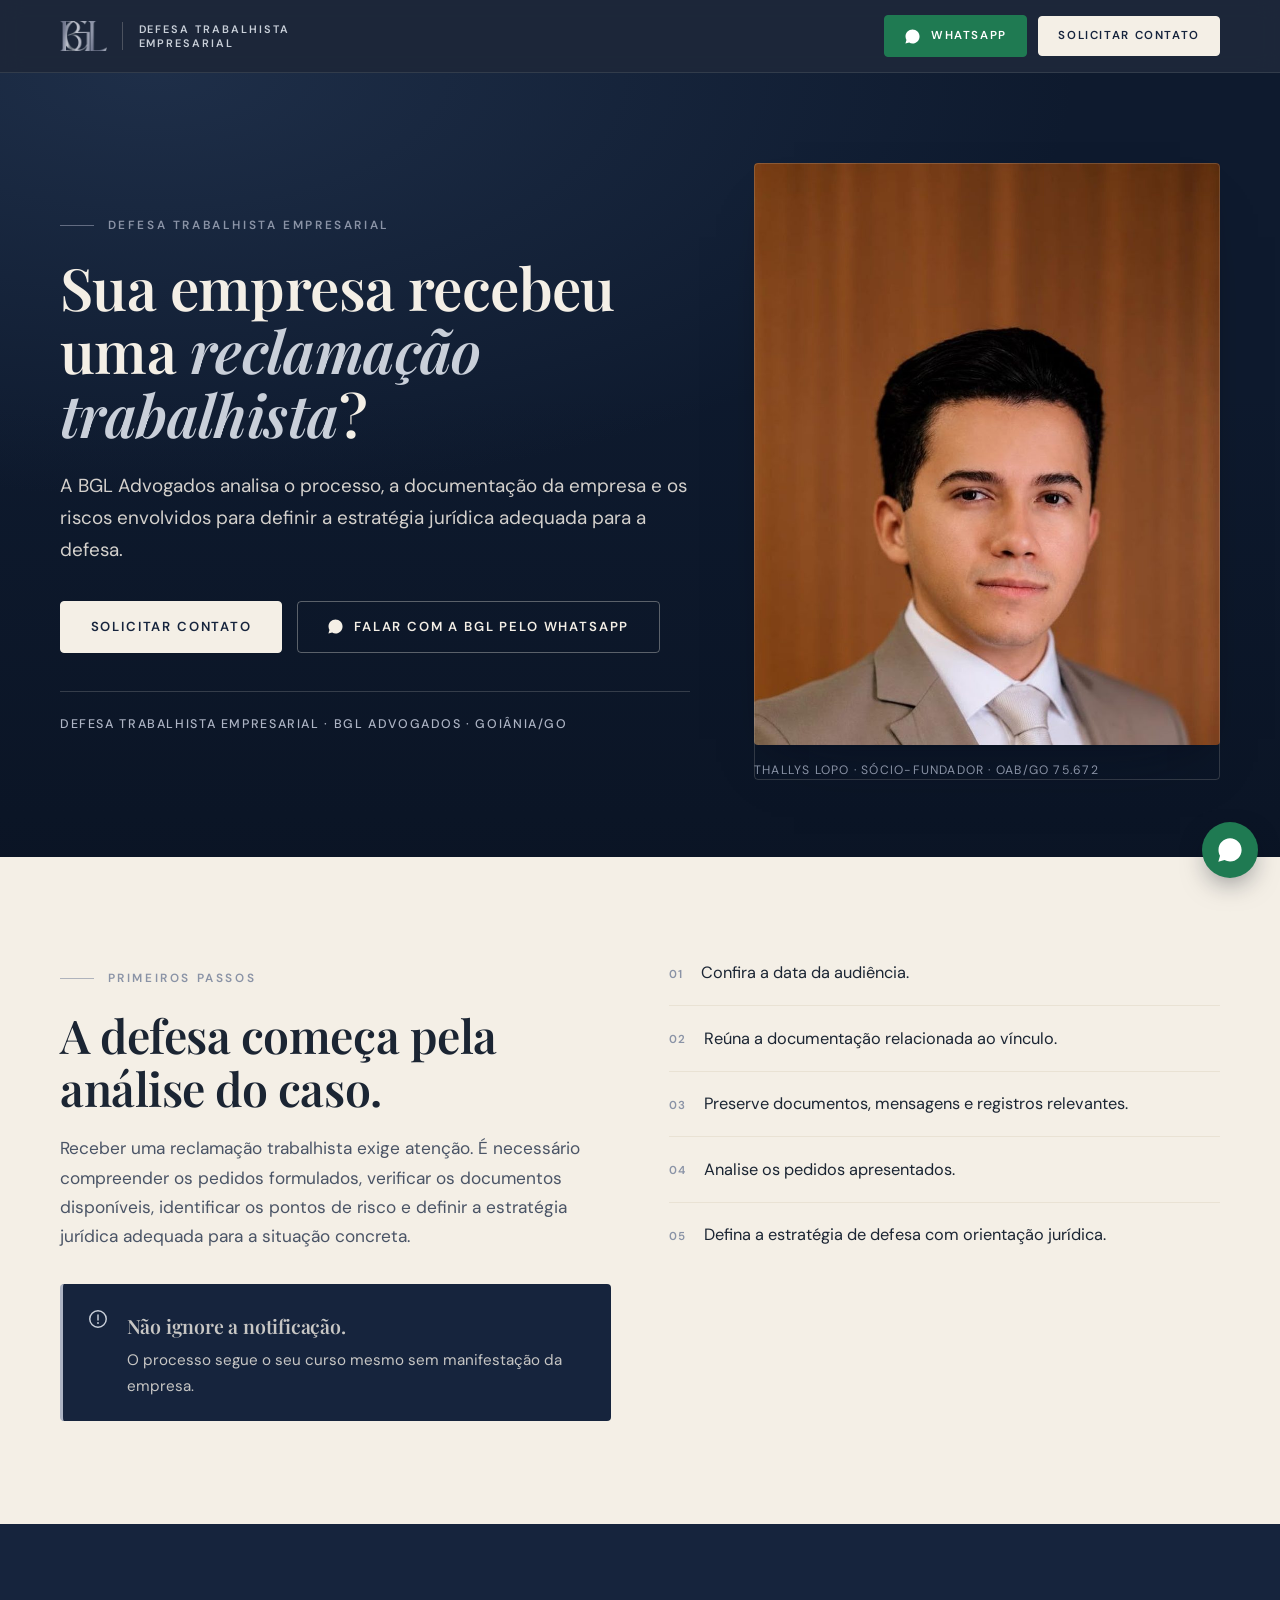
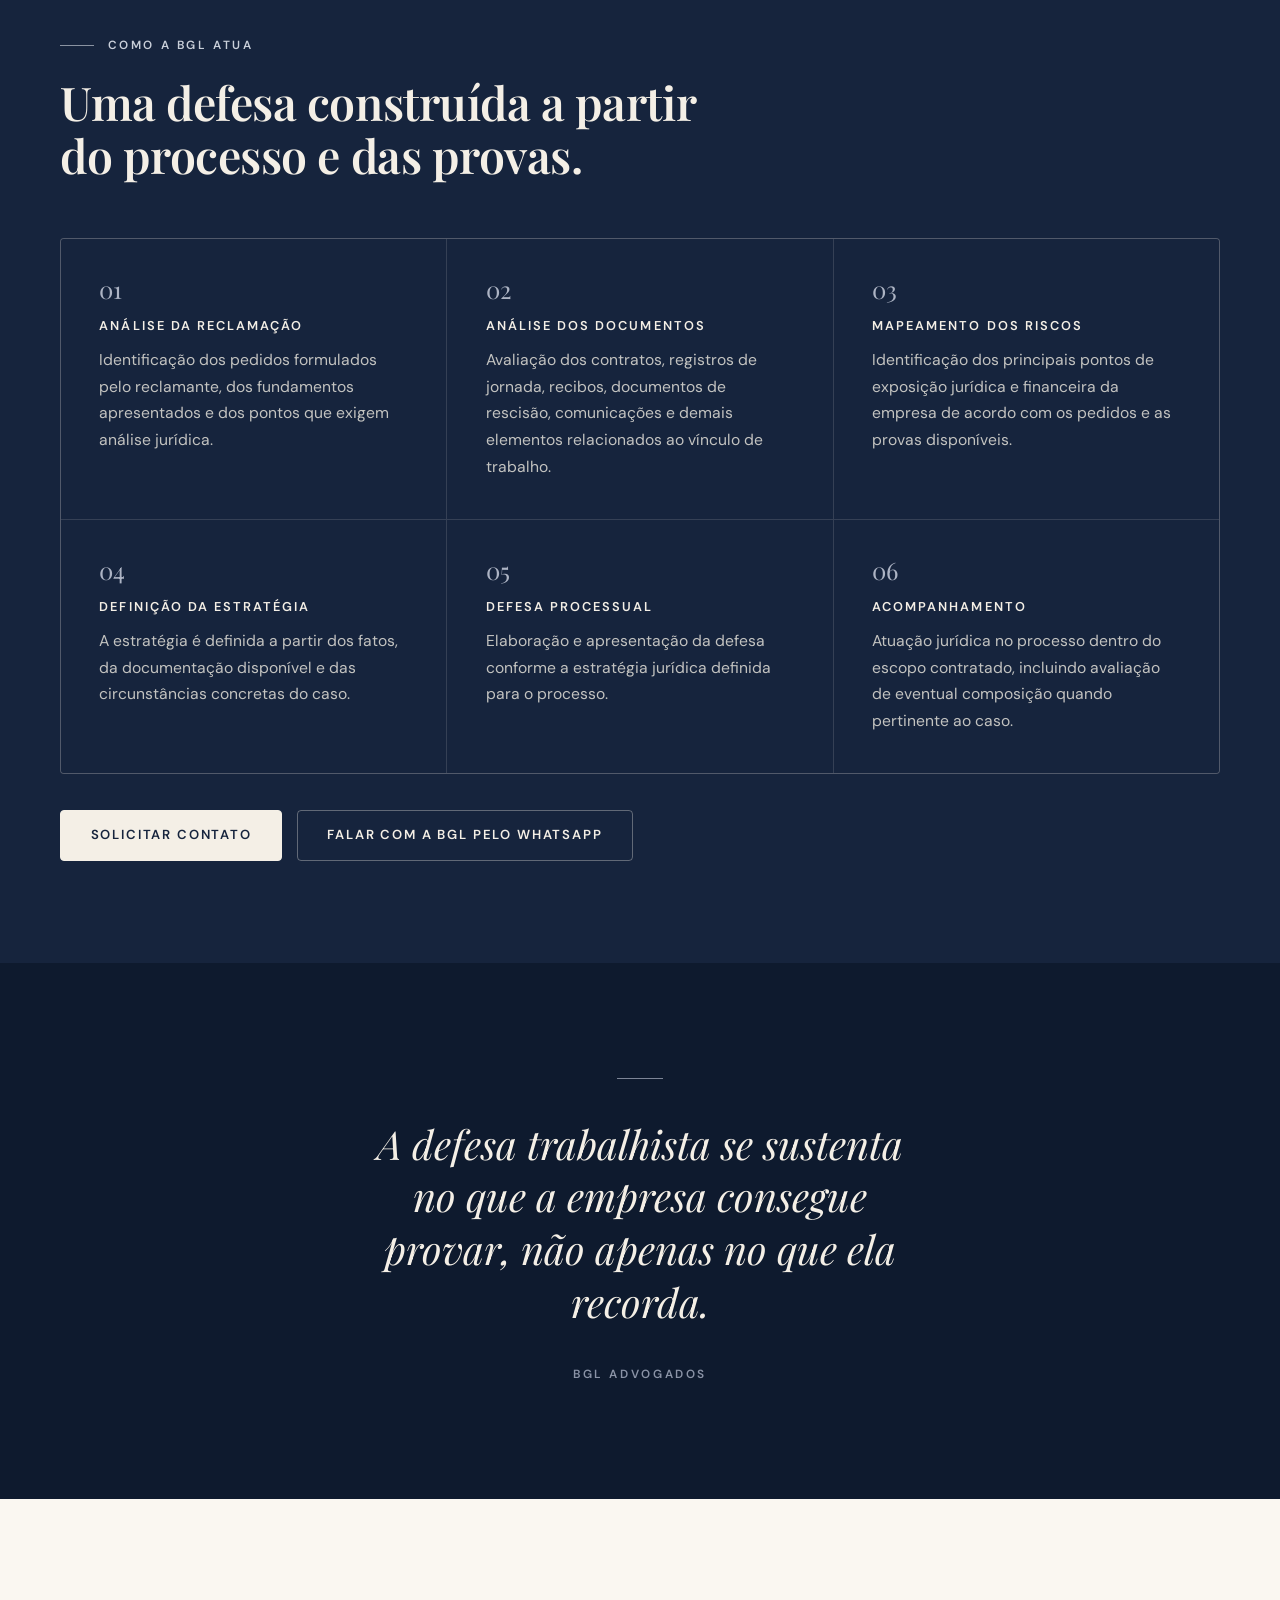
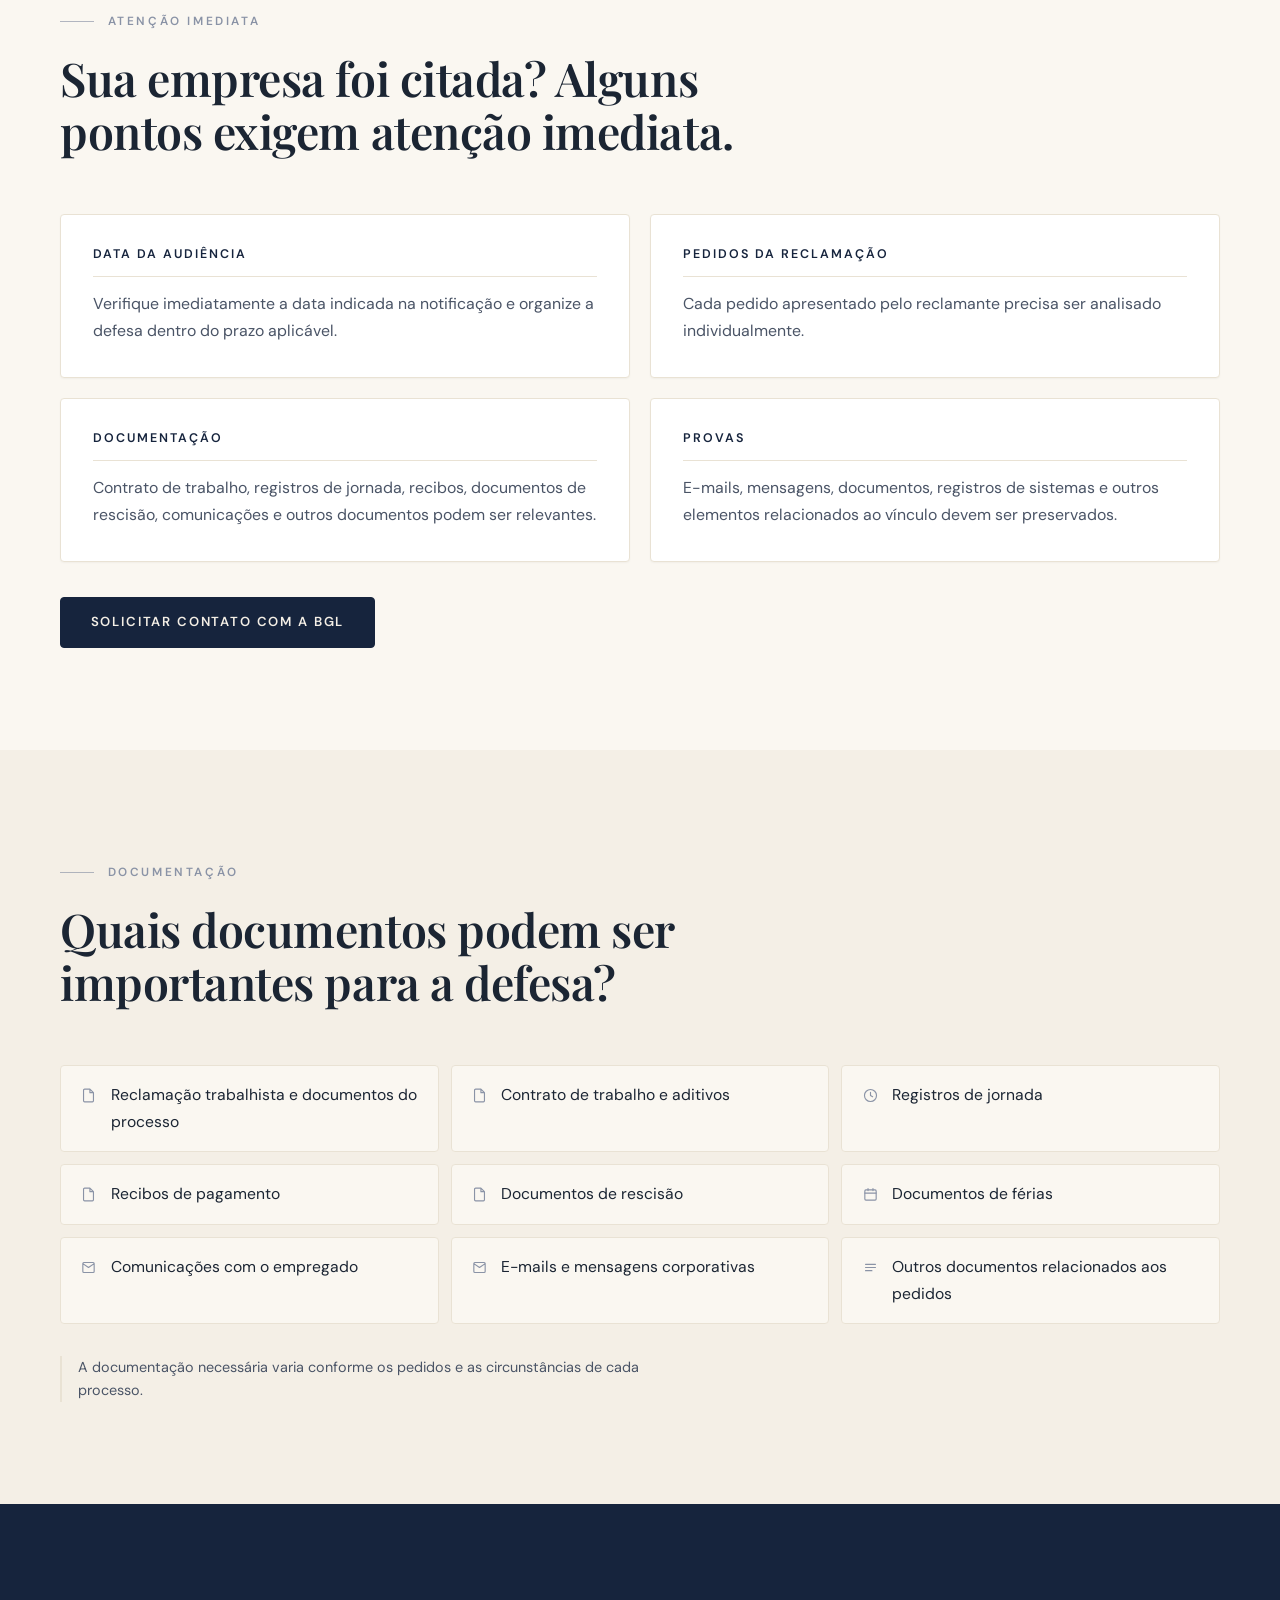
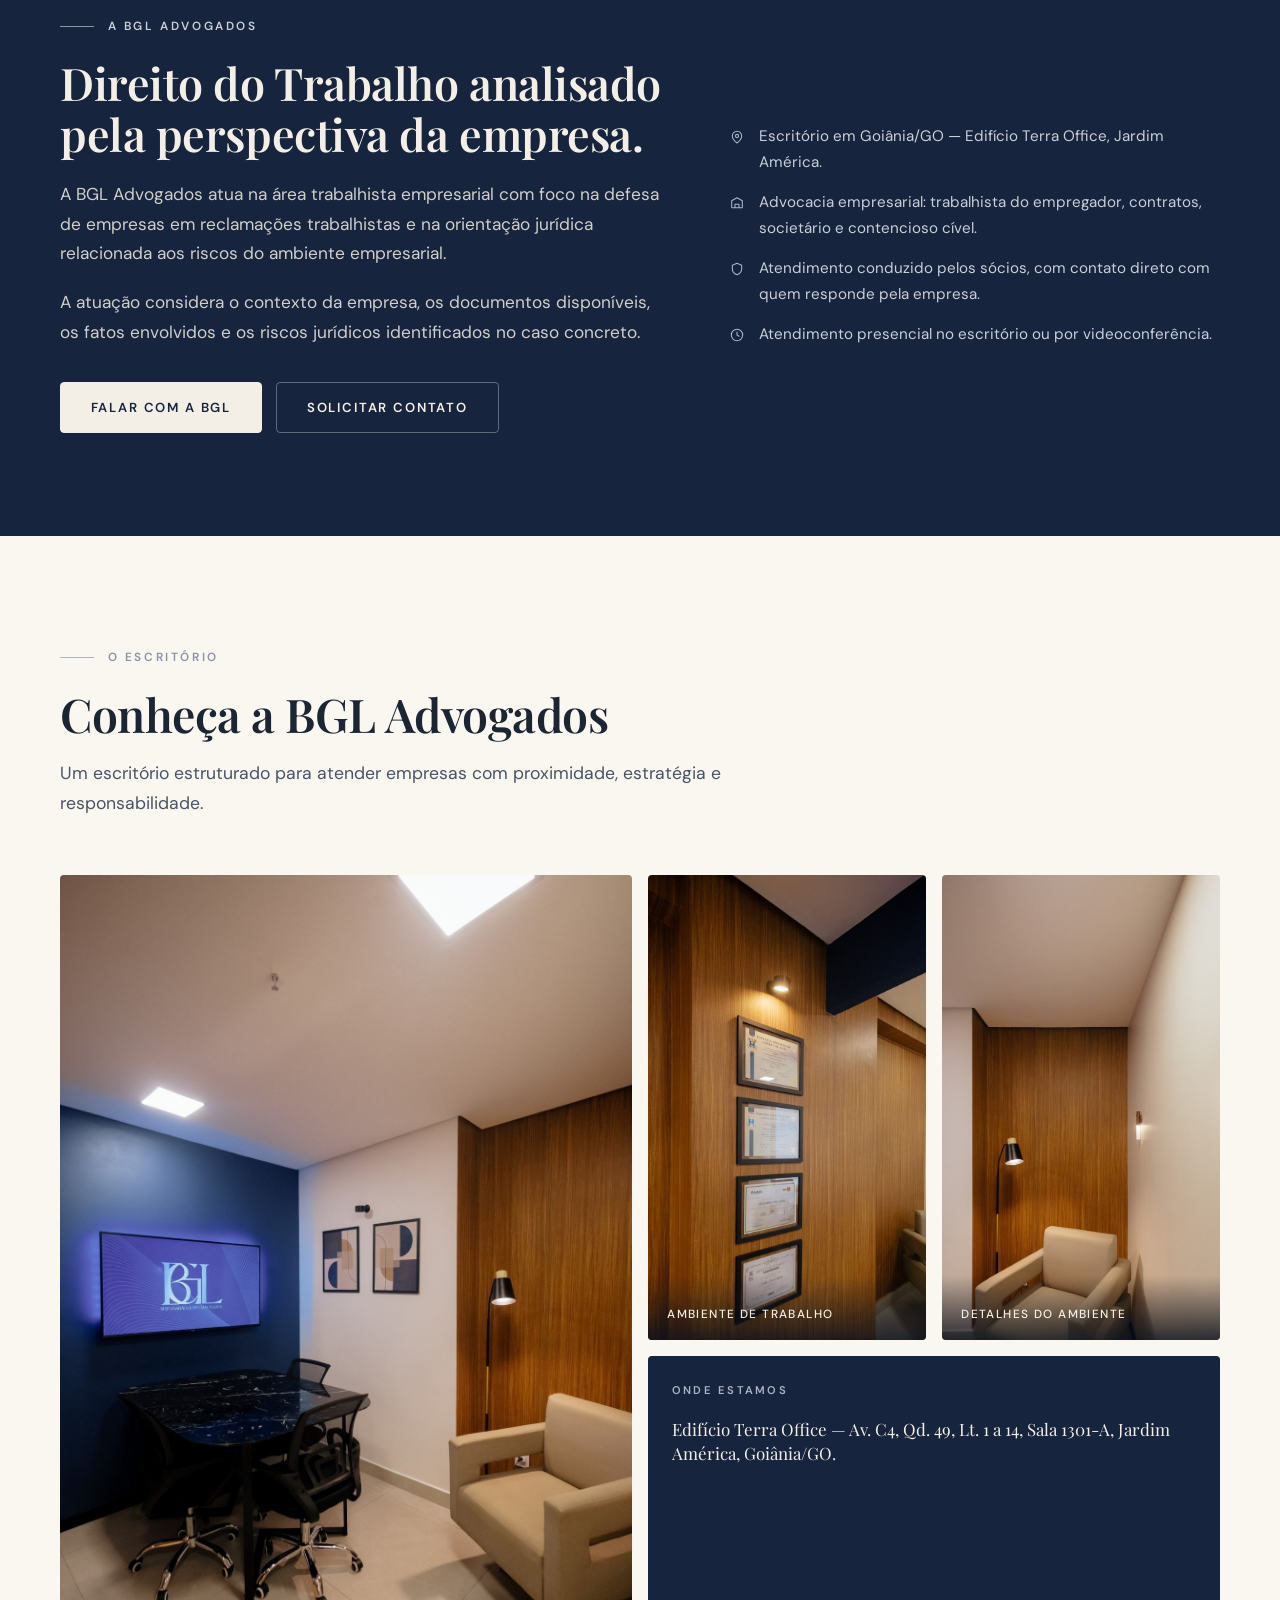
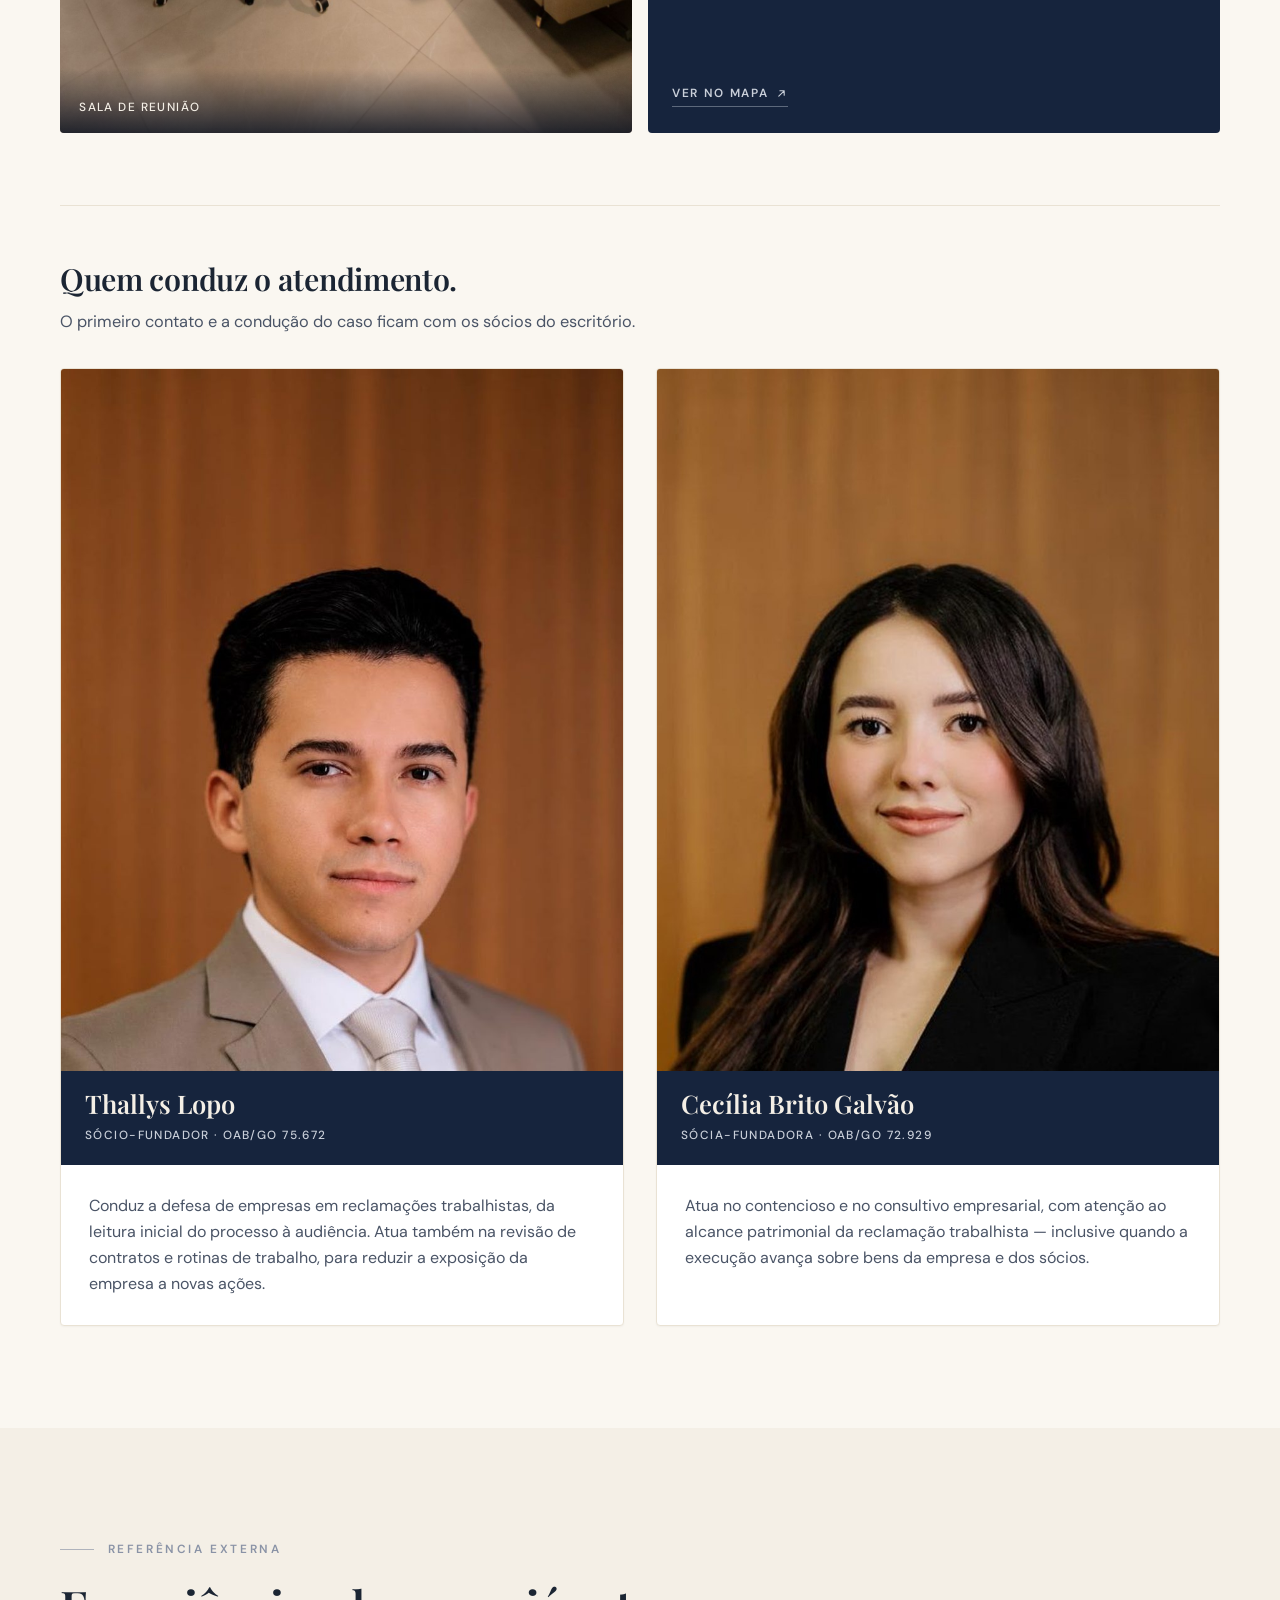
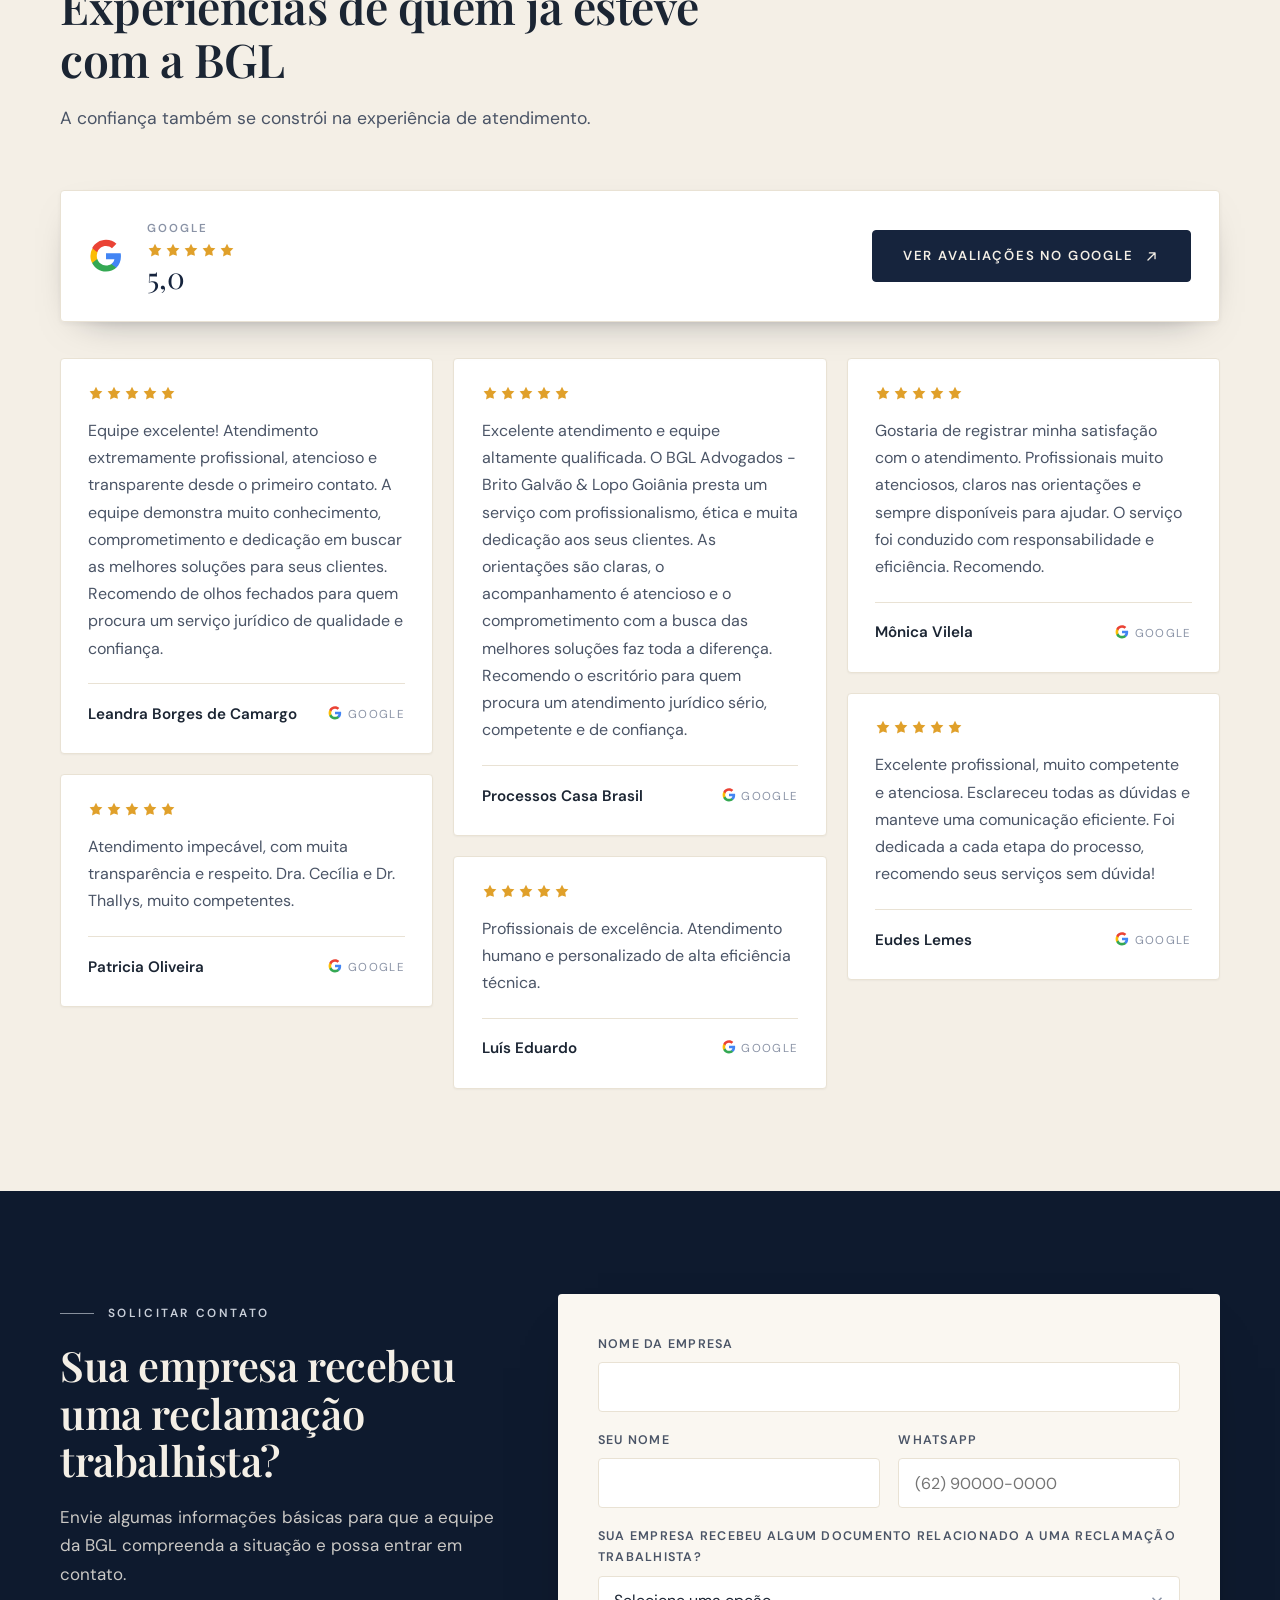
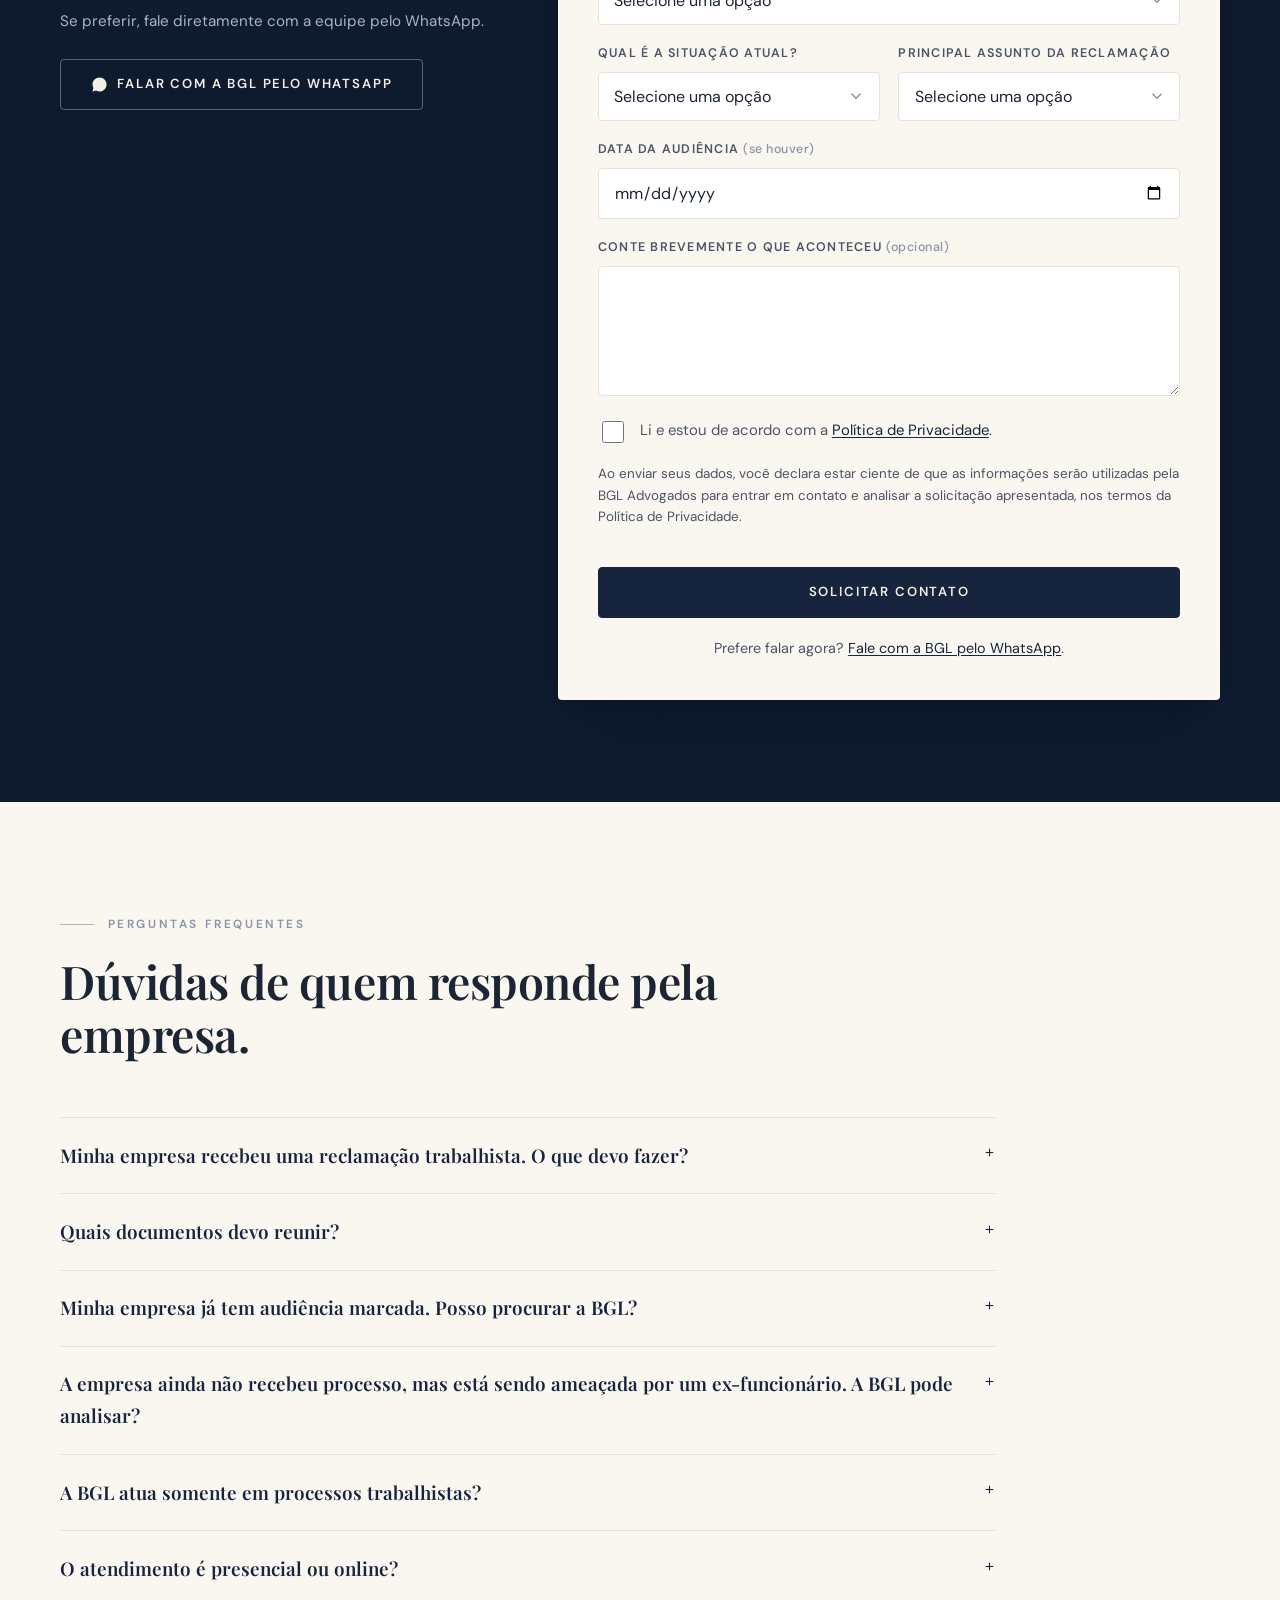
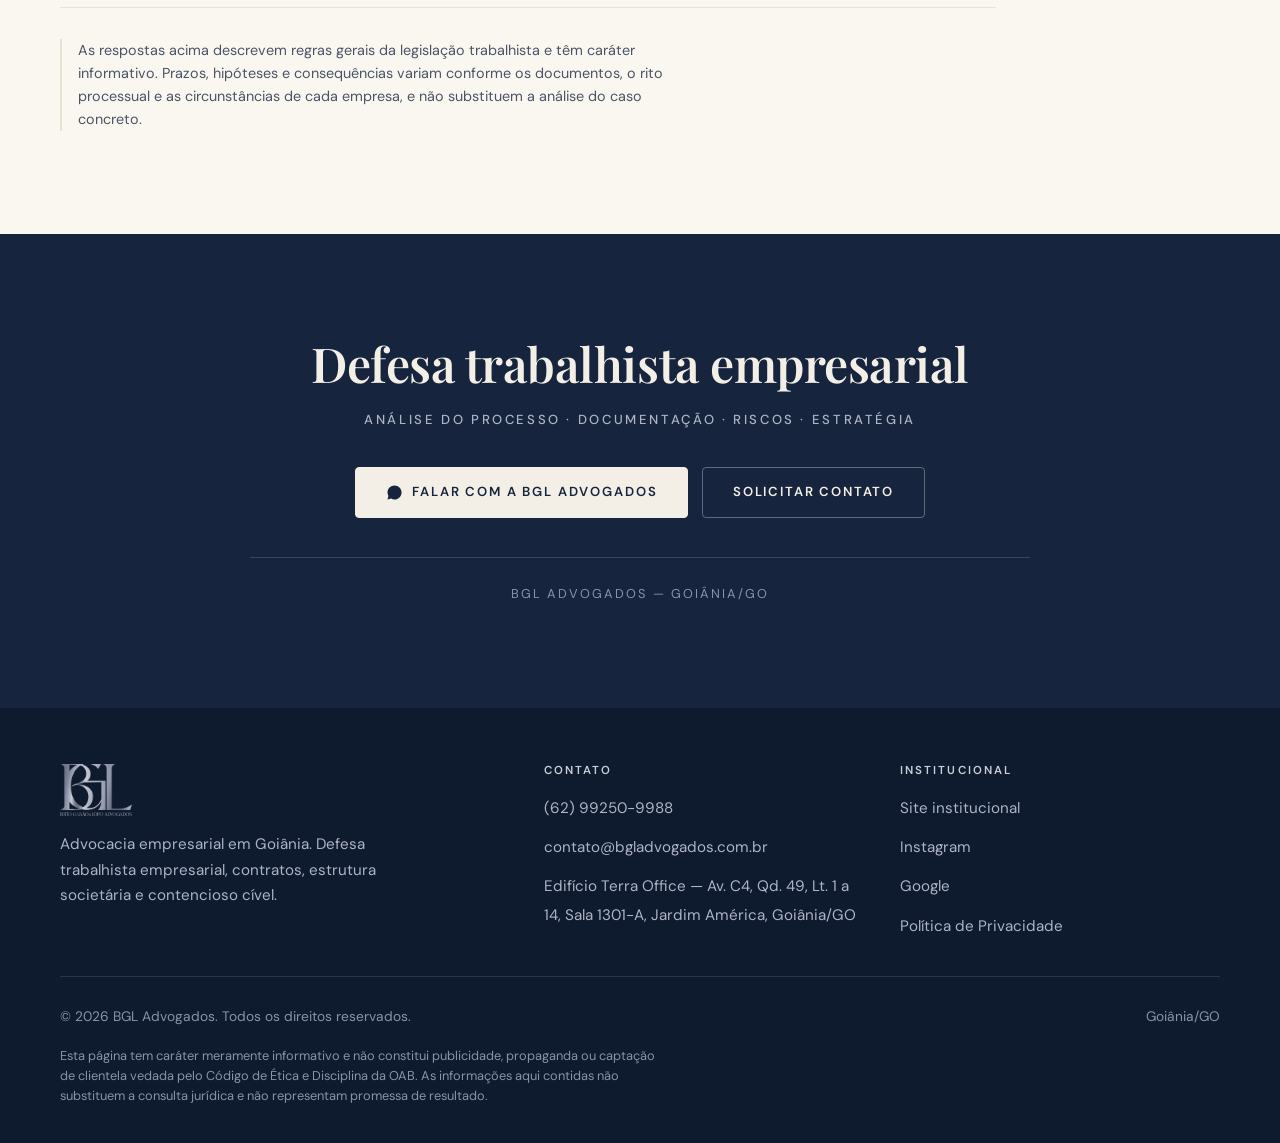
<file: index.html>
<!DOCTYPE html>
<html lang="pt-BR">
<head>
  <meta charset="UTF-8">
  <meta name="viewport" content="width=device-width, initial-scale=1">

  <!-- =====================================================================
       BGL ADVOGADOS — LANDING PAGE: DEFESA TRABALHISTA EMPRESARIAL
       Destino de tráfego pago (Google Ads). Página independente:
       não altera e não depende do site institucional.

       Arquivos desta página:
         defesa-trabalhista/index.html   (este arquivo)
         defesa-trabalhista/lp.css       (estilo autônomo)
         defesa-trabalhista/lp.js        (CONFIG, tracking, formulário)

       >>> TODOS os números, links e integrações ficam no objeto CONFIG,
           no início de lp.js. Não há dados espalhados pelo HTML. <<<
       ===================================================================== -->

  <title>Defesa Trabalhista para Empresas | BGL Advogados</title>
  <meta name="description" content="Defesa trabalhista empresarial para empresas que receberam reclamações, citações ou notificações. Conheça a atuação da BGL Advogados.">
  <meta name="author" content="BGL Advogados">
  <meta name="robots" content="index, follow, max-image-preview:large">
  <link rel="canonical" href="https://www.bgladvogados.com.br/defesa-trabalhista/">

  <!-- SEO local -->
  <meta name="geo.region" content="BR-GO">
  <meta name="geo.placename" content="Goiânia">
  <meta name="geo.position" content="-16.695603;-49.291391">
  <meta name="ICBM" content="-16.695603, -49.291391">

  <!-- Open Graph -->
  <meta property="og:type" content="website">
  <meta property="og:locale" content="pt_BR">
  <meta property="og:site_name" content="BGL Advogados">
  <meta property="og:title" content="Defesa Trabalhista para Empresas | BGL Advogados">
  <meta property="og:description" content="Defesa trabalhista empresarial para empresas que receberam reclamações, citações ou notificações. Conheça a atuação da BGL Advogados.">
  <meta property="og:url" content="https://www.bgladvogados.com.br/defesa-trabalhista/">
  <meta property="og:image" content="https://www.bgladvogados.com.br/defesa-trabalhista/assets/og-image.jpg">
  <meta property="og:image:width" content="1200">
  <meta property="og:image:height" content="630">
  <meta property="og:image:alt" content="BGL Advogados — Brito Galvão & Lopo Advogados, Goiânia/GO">
  <meta name="twitter:card" content="summary_large_image">
  <meta name="twitter:title" content="Defesa Trabalhista para Empresas | BGL Advogados">
  <meta name="twitter:description" content="Defesa trabalhista empresarial para empresas que receberam reclamações, citações ou notificações. Conheça a atuação da BGL Advogados.">
  <meta name="twitter:image" content="https://www.bgladvogados.com.br/defesa-trabalhista/assets/og-image.jpg">

  <!-- Ícones -->
  <link rel="icon" type="image/png" sizes="32x32" href="assets/favicon-32.png">
  <link rel="apple-touch-icon" href="assets/apple-touch-icon.png">
  <meta name="theme-color" content="#0e1a2e">

  <!-- Tipografia da identidade BGL -->
  <link rel="preconnect" href="https://fonts.googleapis.com">
  <link rel="preconnect" href="https://fonts.gstatic.com" crossorigin>
  <link href="https://fonts.googleapis.com/css2?family=DM+Sans:wght@400;500;600&family=Playfair+Display:ital,wght@0,500;0,600;1,500&display=swap" rel="stylesheet">

  <link rel="preload" as="image" href="assets/thallys-lopo.jpg">
  <link rel="stylesheet" href="lp.css">

  <!-- Dados estruturados -->
  <script type="application/ld+json">
  {
    "@context": "https://schema.org",
    "@type": "LegalService",
    "name": "BGL Advogados — Brito Galvão & Lopo Advogados",
    "description": "Defesa trabalhista empresarial: atuação na defesa de empresas em reclamações e processos trabalhistas.",
    "url": "https://www.bgladvogados.com.br/defesa-trabalhista/",
    "logo": "https://www.bgladvogados.com.br/defesa-trabalhista/assets/logo-bgl.png",
    "image": "https://www.bgladvogados.com.br/defesa-trabalhista/assets/office-hero.jpg",
    "email": "contato@bgladvogados.com.br",
    "telephone": "+55-62-99250-9988",
    "areaServed": "Goiânia, Goiás, Brasil",
    "address": {
      "@type": "PostalAddress",
      "streetAddress": "Edifício Terra Office, Avenida C4, Quadra 49, Lote 1 a 14, Sala 1301-A, Jardim América",
      "addressLocality": "Goiânia",
      "addressRegion": "GO",
      "postalCode": "74265-040",
      "addressCountry": "BR"
    },
    "geo": { "@type": "GeoCoordinates", "latitude": -16.695603, "longitude": -49.291391 },
    "knowsAbout": [
      "Defesa em reclamação trabalhista",
      "Direito do Trabalho empresarial",
      "Passivo trabalhista",
      "Audiência trabalhista"
    ]
  }
  </script>

  <script type="application/ld+json">
  {
    "@context": "https://schema.org",
    "@type": "FAQPage",
    "mainEntity": [
      {
        "@type": "Question",
        "name": "Minha empresa recebeu uma reclamação trabalhista. O que devo fazer?",
        "acceptedAnswer": { "@type": "Answer", "text": "O primeiro passo é verificar a data da audiência indicada na notificação, porque é ela que define o tempo disponível para organizar a defesa. Em seguida, reúna a documentação relacionada ao vínculo e leve a reclamação para análise jurídica, de modo que cada pedido seja examinado individualmente. O artigo 844 da CLT trata das consequências do não comparecimento à audiência, motivo pelo qual a notificação não deve ser ignorada." }
      },
      {
        "@type": "Question",
        "name": "Quais documentos devo reunir?",
        "acceptedAnswer": { "@type": "Answer", "text": "De modo geral: a reclamação trabalhista e os documentos do processo, contrato de trabalho e aditivos, registros de jornada, recibos de pagamento, documentos de rescisão, documentos de férias e as comunicações mantidas com o empregado. A relação varia conforme os pedidos apresentados e as circunstâncias de cada processo." }
      },
      {
        "@type": "Question",
        "name": "Minha empresa já tem audiência marcada. Posso procurar a BGL?",
        "acceptedAnswer": { "@type": "Answer", "text": "Sim. Quando já existe audiência designada, a análise do caso passa a ser conduzida considerando o tempo disponível até a data marcada. Informar a data logo no primeiro contato permite que a equipe avalie o que é possível dentro desse intervalo." }
      },
      {
        "@type": "Question",
        "name": "A empresa ainda não recebeu processo, mas está sendo ameaçada por um ex-funcionário. A BGL pode analisar?",
        "acceptedAnswer": { "@type": "Answer", "text": "Sim. A análise antes do ajuizamento permite verificar a documentação existente, identificar pontos de exposição e orientar a empresa sobre a condução da situação. Não é possível impedir que alguém ajuíze uma ação, mas é possível chegar a ela com a documentação organizada." }
      },
      {
        "@type": "Question",
        "name": "A BGL atua somente em processos trabalhistas?",
        "acceptedAnswer": { "@type": "Answer", "text": "Não. A BGL Advogados é um escritório de advocacia empresarial, com atuação também em contratos, estrutura societária e contencioso cível. Esta página trata especificamente da defesa trabalhista empresarial." }
      },
      {
        "@type": "Question",
        "name": "O atendimento é presencial ou online?",
        "acceptedAnswer": { "@type": "Answer", "text": "Das duas formas. O escritório fica em Goiânia/GO, no Edifício Terra Office, e recebe clientes presencialmente. Reuniões por videoconferência e o acompanhamento por meios digitais também são possíveis, conforme a necessidade do caso." }
      }
    ]
  }
  </script>
</head>

<body>
  <a class="skip-link" href="#hero">Pular para o conteúdo</a>

  <!-- ====================================================================
       TOPBAR
       ==================================================================== -->
  <header class="topbar">
    <div class="container topbar__inner">
      <div class="topbar__brand">
        <img src="assets/logo-mark.png" alt="BGL Advogados" width="440" height="280" style="height:30px;width:auto">
        <span class="topbar__tag">Defesa Trabalhista<br>Empresarial</span>
      </div>
      <div class="topbar__actions">
        <a class="btn btn--wa btn--wa-top" data-wa data-location="topbar" href="#">
          <svg viewBox="0 0 24 24" fill="currentColor" aria-hidden="true"><path d="M17.47 14.38c-.3-.15-1.75-.86-2.02-.96-.27-.1-.47-.15-.67.15-.2.3-.77.96-.95 1.16-.17.2-.35.22-.65.08-.3-.15-1.25-.46-2.39-1.47-.88-.79-1.48-1.76-1.65-2.06-.17-.3-.02-.46.13-.61.13-.13.3-.35.45-.52.15-.17.2-.3.3-.5.1-.2.05-.37-.02-.52-.08-.15-.67-1.61-.92-2.2-.24-.58-.49-.5-.67-.51h-.57c-.2 0-.52.07-.79.37-.27.3-1.04 1.02-1.04 2.48s1.07 2.88 1.22 3.08c.15.2 2.1 3.2 5.08 4.49.71.31 1.26.49 1.69.63.71.22 1.36.19 1.87.12.57-.09 1.75-.72 2-1.41.25-.69.25-1.28.17-1.41-.07-.13-.27-.2-.57-.35zM12.04 2C6.58 2 2.13 6.45 2.13 11.91c0 1.75.46 3.45 1.32 4.95L2 22l5.25-1.38c1.45.79 3.08 1.21 4.79 1.21h.01c5.46 0 9.91-4.45 9.91-9.91C21.96 6.45 17.5 2 12.04 2z"/></svg>
          WhatsApp
        </a>
        <a class="btn btn--primary" href="#formulario" data-cta data-location="topbar" data-cta-label="Solicitar contato (topbar)">Solicitar contato</a>
      </div>
    </div>
  </header>

  <main>

    <!-- ==================================================================
         01 · HERO
         ================================================================== -->
    <section class="hero" id="hero">
      <div class="container hero__grid">
        <div class="hero__content reveal">
          <span class="eyebrow">Defesa trabalhista empresarial</span>
          <h1>Sua empresa recebeu uma <em>reclamação trabalhista</em>?</h1>
          <p class="hero__sub">
            A BGL Advogados analisa o processo, a documentação da empresa e os riscos
            envolvidos para definir a estratégia jurídica adequada para a defesa.
          </p>

          <div class="actions">
            <a class="btn btn--primary" href="#formulario" data-cta data-location="hero" data-cta-label="Solicitar contato (hero)">Solicitar contato</a>
            <a class="btn btn--ghost" data-wa data-location="hero" href="#">
              <svg viewBox="0 0 24 24" fill="currentColor" aria-hidden="true"><path d="M17.47 14.38c-.3-.15-1.75-.86-2.02-.96-.27-.1-.47-.15-.67.15-.2.3-.77.96-.95 1.16-.17.2-.35.22-.65.08-.3-.15-1.25-.46-2.39-1.47-.88-.79-1.48-1.76-1.65-2.06-.17-.3-.02-.46.13-.61.13-.13.3-.35.45-.52.15-.17.2-.3.3-.5.1-.2.05-.37-.02-.52-.08-.15-.67-1.61-.92-2.2-.24-.58-.49-.5-.67-.51h-.57c-.2 0-.52.07-.79.37-.27.3-1.04 1.02-1.04 2.48s1.07 2.88 1.22 3.08c.15.2 2.1 3.2 5.08 4.49.71.31 1.26.49 1.69.63.71.22 1.36.19 1.87.12.57-.09 1.75-.72 2-1.41.25-.69.25-1.28.17-1.41-.07-.13-.27-.2-.57-.35zM12.04 2C6.58 2 2.13 6.45 2.13 11.91c0 1.75.46 3.45 1.32 4.95L2 22l5.25-1.38c1.45.79 3.08 1.21 4.79 1.21h.01c5.46 0 9.91-4.45 9.91-9.91C21.96 6.45 17.5 2 12.04 2z"/></svg>
              Falar com a BGL pelo WhatsApp
            </a>
          </div>

          <p class="hero__trust">Defesa trabalhista empresarial &middot; BGL Advogados &middot; Goiânia/GO</p>
        </div>

        <!-- Retrato institucional real do sócio que conduz o atendimento.
             Em LP de conversão a foto do advogado responde melhor que a do
             ambiente: dá rosto e nome a quem vai atender. A legenda traz
             nome e OAB, como exige a publicidade advocatícia.
             Para usar a outra sócia, troque o arquivo por
             assets/cecilia-galvao.jpg e ajuste alt, legenda e o preload
             no <head>. -->
        <figure class="hero__media reveal" data-delay="1">
          <img src="assets/thallys-lopo.jpg"
               alt="Thallys Lopo, sócio-fundador da BGL Advogados, responsável pelo atendimento"
               width="900" height="1125" fetchpriority="high" decoding="async">
          <figcaption class="hero__caption">Thallys Lopo &middot; Sócio-fundador &middot; OAB/GO 75.672</figcaption>
        </figure>
      </div>
    </section>

    <!-- ==================================================================
         02 · A DEFESA COMEÇA PELA ANÁLISE DO CASO
         ================================================================== -->
    <section class="section band-cream" id="analise">
      <div class="container urgency__grid">
        <div class="urgency__text reveal">
          <span class="eyebrow">Primeiros passos</span>
          <h2 style="font-size:clamp(1.85rem,4vw,2.9rem)">A defesa começa pela análise do caso.</h2>
          <p style="margin-top:1.2rem">
            Receber uma reclamação trabalhista exige atenção. É necessário compreender os
            pedidos formulados, verificar os documentos disponíveis, identificar os pontos
            de risco e definir a estratégia jurídica adequada para a situação concreta.
          </p>

          <div class="callout">
            <svg class="callout__icon" viewBox="0 0 24 24" fill="none" stroke="currentColor" stroke-width="1.6" aria-hidden="true">
              <circle cx="12" cy="12" r="9"/><path d="M12 7.5v5.5" stroke-linecap="round"/><circle cx="12" cy="16.4" r="1" fill="currentColor" stroke="none"/>
            </svg>
            <span>
              <strong>Não ignore a notificação.</strong>
              <span>O processo segue o seu curso mesmo sem manifestação da empresa.</span>
            </span>
          </div>
        </div>

        <ul class="checklist reveal" data-delay="1">
          <li><span class="n">01</span><span>Confira a data da audiência.</span></li>
          <li><span class="n">02</span><span>Reúna a documentação relacionada ao vínculo.</span></li>
          <li><span class="n">03</span><span>Preserve documentos, mensagens e registros relevantes.</span></li>
          <li><span class="n">04</span><span>Analise os pedidos apresentados.</span></li>
          <li><span class="n">05</span><span>Defina a estratégia de defesa com orientação jurídica.</span></li>
        </ul>
      </div>
    </section>

    <!-- ==================================================================
         03 · COMO A BGL ATUA
         ================================================================== -->
    <section class="section band-navy" id="como-atuamos">
      <div class="container">
        <div class="section-head reveal">
          <span class="eyebrow">Como a BGL atua</span>
          <h2>Uma defesa construída a partir do processo e das provas.</h2>
        </div>

        <div class="steps reveal">
          <article class="step">
            <span class="step__num">01</span>
            <h3>Análise da reclamação</h3>
            <p>Identificação dos pedidos formulados pelo reclamante, dos fundamentos apresentados e dos pontos que exigem análise jurídica.</p>
          </article>
          <article class="step">
            <span class="step__num">02</span>
            <h3>Análise dos documentos</h3>
            <p>Avaliação dos contratos, registros de jornada, recibos, documentos de rescisão, comunicações e demais elementos relacionados ao vínculo de trabalho.</p>
          </article>
          <article class="step">
            <span class="step__num">03</span>
            <h3>Mapeamento dos riscos</h3>
            <p>Identificação dos principais pontos de exposição jurídica e financeira da empresa de acordo com os pedidos e as provas disponíveis.</p>
          </article>
          <article class="step">
            <span class="step__num">04</span>
            <h3>Definição da estratégia</h3>
            <p>A estratégia é definida a partir dos fatos, da documentação disponível e das circunstâncias concretas do caso.</p>
          </article>
          <article class="step">
            <span class="step__num">05</span>
            <h3>Defesa processual</h3>
            <p>Elaboração e apresentação da defesa conforme a estratégia jurídica definida para o processo.</p>
          </article>
          <article class="step">
            <span class="step__num">06</span>
            <h3>Acompanhamento</h3>
            <p>Atuação jurídica no processo dentro do escopo contratado, incluindo avaliação de eventual composição quando pertinente ao caso.</p>
          </article>
        </div>

        <div class="actions reveal">
          <a class="btn btn--primary" href="#formulario" data-cta data-location="metodologia" data-cta-label="Solicitar contato (metodologia)">Solicitar contato</a>
          <a class="btn btn--ghost" data-wa data-location="metodologia" href="#">Falar com a BGL pelo WhatsApp</a>
        </div>
      </div>
    </section>

    <!-- ==================================================================
         04 · MANIFESTO
         ================================================================== -->
    <section class="manifesto band-navy-deep" aria-label="Metodologia da BGL">
      <div class="container manifesto__inner reveal">
        <span class="manifesto__mark" aria-hidden="true"></span>
        <p>A defesa trabalhista se sustenta no que a empresa consegue provar, não apenas no que ela recorda.</p>
        <span class="manifesto__sign">BGL Advogados</span>
      </div>
    </section>

    <!-- ==================================================================
         05 · SUA EMPRESA FOI CITADA?
         ================================================================== -->
    <section class="section band-cream-bright" id="citacao">
      <div class="container">
        <div class="section-head reveal">
          <span class="eyebrow">Atenção imediata</span>
          <h2>Sua empresa foi citada? Alguns pontos exigem atenção imediata.</h2>
        </div>

        <div class="attention">
          <article class="att-card reveal">
            <h3>Data da audiência</h3>
            <p>Verifique imediatamente a data indicada na notificação e organize a defesa dentro do prazo aplicável.</p>
          </article>
          <article class="att-card reveal" data-delay="1">
            <h3>Pedidos da reclamação</h3>
            <p>Cada pedido apresentado pelo reclamante precisa ser analisado individualmente.</p>
          </article>
          <article class="att-card reveal" data-delay="2">
            <h3>Documentação</h3>
            <p>Contrato de trabalho, registros de jornada, recibos, documentos de rescisão, comunicações e outros documentos podem ser relevantes.</p>
          </article>
          <article class="att-card reveal" data-delay="3">
            <h3>Provas</h3>
            <p>E-mails, mensagens, documentos, registros de sistemas e outros elementos relacionados ao vínculo devem ser preservados.</p>
          </article>
        </div>

        <div class="actions reveal">
          <a class="btn btn--primary" href="#formulario" data-cta data-location="citacao" data-cta-label="Solicitar contato com a BGL (citação)">Solicitar contato com a BGL</a>
        </div>
      </div>
    </section>

    <!-- ==================================================================
         06 · DOCUMENTOS
         ================================================================== -->
    <section class="section band-cream" id="documentos">
      <div class="container">
        <div class="section-head reveal">
          <span class="eyebrow">Documentação</span>
          <h2>Quais documentos podem ser importantes para a defesa?</h2>
        </div>

        <div class="docs__grid reveal">
          <div class="doc"><svg viewBox="0 0 24 24" fill="none" stroke="currentColor" stroke-width="1.6" aria-hidden="true"><path d="M14 3v5h5M14 3H6.5A1.5 1.5 0 0 0 5 4.5v15A1.5 1.5 0 0 0 6.5 21h11a1.5 1.5 0 0 0 1.5-1.5V8l-5-5Z" stroke-linejoin="round"/></svg><span>Reclamação trabalhista e documentos do processo</span></div>
          <div class="doc"><svg viewBox="0 0 24 24" fill="none" stroke="currentColor" stroke-width="1.6" aria-hidden="true"><path d="M14 3v5h5M14 3H6.5A1.5 1.5 0 0 0 5 4.5v15A1.5 1.5 0 0 0 6.5 21h11a1.5 1.5 0 0 0 1.5-1.5V8l-5-5Z" stroke-linejoin="round"/></svg><span>Contrato de trabalho e aditivos</span></div>
          <div class="doc"><svg viewBox="0 0 24 24" fill="none" stroke="currentColor" stroke-width="1.6" aria-hidden="true"><circle cx="12" cy="12" r="8.5"/><path d="M12 7.5V12l3 1.8" stroke-linecap="round" stroke-linejoin="round"/></svg><span>Registros de jornada</span></div>
          <div class="doc"><svg viewBox="0 0 24 24" fill="none" stroke="currentColor" stroke-width="1.6" aria-hidden="true"><path d="M14 3v5h5M14 3H6.5A1.5 1.5 0 0 0 5 4.5v15A1.5 1.5 0 0 0 6.5 21h11a1.5 1.5 0 0 0 1.5-1.5V8l-5-5Z" stroke-linejoin="round"/></svg><span>Recibos de pagamento</span></div>
          <div class="doc"><svg viewBox="0 0 24 24" fill="none" stroke="currentColor" stroke-width="1.6" aria-hidden="true"><path d="M14 3v5h5M14 3H6.5A1.5 1.5 0 0 0 5 4.5v15A1.5 1.5 0 0 0 6.5 21h11a1.5 1.5 0 0 0 1.5-1.5V8l-5-5Z" stroke-linejoin="round"/></svg><span>Documentos de rescisão</span></div>
          <div class="doc"><svg viewBox="0 0 24 24" fill="none" stroke="currentColor" stroke-width="1.6" aria-hidden="true"><rect x="4" y="5.5" width="16" height="14.5" rx="1.5"/><path d="M4 10h16M8.5 3.5v3M15.5 3.5v3" stroke-linecap="round"/></svg><span>Documentos de férias</span></div>
          <div class="doc"><svg viewBox="0 0 24 24" fill="none" stroke="currentColor" stroke-width="1.6" aria-hidden="true"><path d="M20 6.5v11a1.5 1.5 0 0 1-1.5 1.5h-13A1.5 1.5 0 0 1 4 17.5v-11m16 0A1.5 1.5 0 0 0 18.5 5h-13A1.5 1.5 0 0 0 4 6.5m16 0-8 5.5-8-5.5" stroke-linejoin="round"/></svg><span>Comunicações com o empregado</span></div>
          <div class="doc"><svg viewBox="0 0 24 24" fill="none" stroke="currentColor" stroke-width="1.6" aria-hidden="true"><path d="M20 6.5v11a1.5 1.5 0 0 1-1.5 1.5h-13A1.5 1.5 0 0 1 4 17.5v-11m16 0A1.5 1.5 0 0 0 18.5 5h-13A1.5 1.5 0 0 0 4 6.5m16 0-8 5.5-8-5.5" stroke-linejoin="round"/></svg><span>E-mails e mensagens corporativas</span></div>
          <div class="doc"><svg viewBox="0 0 24 24" fill="none" stroke="currentColor" stroke-width="1.6" aria-hidden="true"><path d="M5 7.5h14M5 12h14M5 16.5h9" stroke-linecap="round"/></svg><span>Outros documentos relacionados aos pedidos</span></div>
        </div>

        <p class="note-legal reveal">
          A documentação necessária varia conforme os pedidos e as circunstâncias de cada processo.
        </p>
      </div>
    </section>

    <!-- ==================================================================
         07 · INSTITUCIONAL
         ================================================================== -->
    <section class="section band-navy" id="a-bgl">
      <div class="container inst__grid">
        <div class="inst__body reveal">
          <span class="eyebrow">A BGL Advogados</span>
          <h2 style="font-size:clamp(1.85rem,4vw,2.8rem)">Direito do Trabalho analisado pela perspectiva da empresa.</h2>
          <p style="margin-top:1.3rem">
            A BGL Advogados atua na área trabalhista empresarial com foco na defesa de
            empresas em reclamações trabalhistas e na orientação jurídica relacionada aos
            riscos do ambiente empresarial.
          </p>
          <p>
            A atuação considera o contexto da empresa, os documentos disponíveis, os fatos
            envolvidos e os riscos jurídicos identificados no caso concreto.
          </p>

          <div class="actions">
            <a class="btn btn--primary" data-wa data-location="institucional" href="#">Falar com a BGL</a>
            <a class="btn btn--ghost" href="#formulario" data-cta data-location="institucional" data-cta-label="Solicitar contato (institucional)">Solicitar contato</a>
          </div>
        </div>

        <ul class="inst__facts reveal" data-delay="1">
          <li>
            <svg viewBox="0 0 24 24" fill="none" stroke="currentColor" stroke-width="1.6" aria-hidden="true"><path d="M12 21s7-5.2 7-10.5A7 7 0 0 0 5 10.5C5 15.8 12 21 12 21Z" stroke-linejoin="round"/><circle cx="12" cy="10.5" r="2.4"/></svg>
            <span>Escritório em Goiânia/GO — Edifício Terra Office, Jardim América.</span>
          </li>
          <li>
            <svg viewBox="0 0 24 24" fill="none" stroke="currentColor" stroke-width="1.6" aria-hidden="true"><path d="M4 19V8.5L12 4l8 4.5V19M4 19h16M9 19v-5h6v5" stroke-linejoin="round"/></svg>
            <span>Advocacia empresarial: trabalhista do empregador, contratos, societário e contencioso cível.</span>
          </li>
          <li>
            <svg viewBox="0 0 24 24" fill="none" stroke="currentColor" stroke-width="1.6" aria-hidden="true"><path d="M12 3.5 5 6.5v5c0 4.2 2.9 7.6 7 9 4.1-1.4 7-4.8 7-9v-5l-7-3Z" stroke-linejoin="round"/></svg>
            <span>Atendimento conduzido pelos sócios, com contato direto com quem responde pela empresa.</span>
          </li>
          <li>
            <svg viewBox="0 0 24 24" fill="none" stroke="currentColor" stroke-width="1.6" aria-hidden="true"><circle cx="12" cy="12" r="8.5"/><path d="M12 7.5V12l3 1.8" stroke-linecap="round" stroke-linejoin="round"/></svg>
            <span>Atendimento presencial no escritório ou por videoconferência.</span>
          </li>
        </ul>
      </div>
    </section>

    <!-- ==================================================================
         08 · CONHEÇA A BGL — GALERIA COM FOTOGRAFIAS REAIS
         ------------------------------------------------------------------
         Todas as imagens abaixo são fotografias reais do escritório da BGL,
         já publicadas no site institucional.

         ESPAÇOS RESERVADOS (data-photo-slot):
         basta salvar os arquivos reais nos caminhos indicados para que
         apareçam automaticamente. Enquanto o arquivo não existir, o espaço
         é removido pelo lp.js — nada quebra e nenhuma imagem genérica é
         exibida no lugar.

           /assets/escritorio/bgl-01.jpg  →  fachada / entrada
           /assets/escritorio/bgl-02.jpg  →  recepção
           /assets/escritorio/bgl-03.jpg  →  sala dos advogados
           /assets/escritorio/bgl-04.jpg  →  equipe (foto institucional)

         Proporção sugerida: 3:4 (retrato). Ex.: 1100 x 1466 px.
         ================================================================== -->
    <section class="section band-cream-bright" id="escritorio">
      <div class="container">
        <div class="section-head reveal">
          <span class="eyebrow">O escritório</span>
          <h2>Conheça a BGL Advogados</h2>
          <p class="lead">Um escritório estruturado para atender empresas com proximidade, estratégia e responsabilidade.</p>
        </div>

        <div class="gallery reveal">
          <!-- Fotografias reais já disponíveis -->
          <figure class="shot shot--lead">
            <img src="assets/office-hero.jpg" alt="Sala de reunião do escritório da BGL Advogados em Goiânia" width="1200" height="1800" loading="lazy" decoding="async">
            <figcaption>Sala de reunião</figcaption>
          </figure>
          <figure class="shot">
            <img src="assets/office-sobre.jpg" alt="Ambiente de trabalho do escritório da BGL Advogados" width="1000" height="1250" loading="lazy" decoding="async">
            <figcaption>Ambiente de trabalho</figcaption>
          </figure>
          <figure class="shot">
            <img src="assets/office-detail.jpg" alt="Detalhe do ambiente do escritório da BGL Advogados" width="900" height="1125" loading="lazy" decoding="async">
            <figcaption>Detalhes do ambiente</figcaption>
          </figure>

          <!-- Espaços reservados para as demais fotografias reais.
               Os quatro arquivos abaixo AINDA NÃO EXISTEM em assets/escritorio/.
               Ficam comentados para a página não fazer nenhuma requisição 404:
               salve as fotos nesses caminhos e retire este comentário.
               O lp.js exibe as que existirem e remove as que faltarem.
          <figure class="shot" data-photo-slot="fachada">
            <img data-src="assets/escritorio/bgl-01.jpg" alt="Fachada e entrada do escritório da BGL Advogados" width="1100" height="1466" loading="lazy" decoding="async">
            <figcaption>Fachada e entrada</figcaption>
          </figure>
          <figure class="shot" data-photo-slot="recepcao">
            <img data-src="assets/escritorio/bgl-02.jpg" alt="Recepção do escritório da BGL Advogados" width="1100" height="1466" loading="lazy" decoding="async">
            <figcaption>Recepção</figcaption>
          </figure>
          <figure class="shot" data-photo-slot="sala-advogados">
            <img data-src="assets/escritorio/bgl-03.jpg" alt="Sala dos advogados da BGL Advogados" width="1100" height="1466" loading="lazy" decoding="async">
            <figcaption>Sala dos advogados</figcaption>
          </figure>
          <figure class="shot" data-photo-slot="equipe">
            <img data-src="assets/escritorio/bgl-04.jpg" alt="Equipe da BGL Advogados" width="1100" height="1466" loading="lazy" decoding="async">
            <figcaption>Equipe</figcaption>
          </figure>
          -->

          <!-- Bloco de endereço integrado à composição (fecha a grade) -->
          <div class="tile">
            <span class="tile__label">Onde estamos</span>
            <p>Edifício Terra Office — Av. C4, Qd. 49, Lt. 1 a 14, Sala 1301-A, Jardim América, Goiânia/GO.</p>
            <a data-link="maps" data-cta data-location="galeria" data-cta-label="Ver no mapa" href="#" target="_blank" rel="noopener">
              Ver no mapa
              <svg viewBox="0 0 24 24" fill="none" stroke="currentColor" stroke-width="2" aria-hidden="true"><path d="M7 17 17 7M9 7h8v8" stroke-linecap="round" stroke-linejoin="round"/></svg>
            </a>
          </div>
        </div>

        <!-- ==============================================================
             QUEM CONDUZ O ATENDIMENTO
             Retratos institucionais reais dos sócios, os mesmos publicados
             no site da BGL. Nomes, cargos e números de OAB conferem com o
             institucional — não alterar sem checar a fonte.
             ============================================================== -->
        <div class="people reveal">
          <div class="people__head">
            <h3>Quem conduz o atendimento.</h3>
            <p>O primeiro contato e a condução do caso ficam com os sócios do escritório.</p>
          </div>

          <article class="person">
            <figure class="person__photo">
              <img src="assets/thallys-lopo.jpg" alt="Retrato de Thallys Lopo, sócio-fundador da BGL Advogados" width="900" height="1125" loading="lazy" decoding="async">
              <figcaption class="person__id">
                <span class="person__name">Thallys Lopo</span>
                <span class="person__role">Sócio-fundador &middot; OAB/GO 75.672</span>
              </figcaption>
            </figure>
            <div class="person__bio">
              <p>Conduz a defesa de empresas em reclamações trabalhistas, da leitura inicial do processo à audiência. Atua também na revisão de contratos e rotinas de trabalho, para reduzir a exposição da empresa a novas ações.</p>
            </div>
          </article>

          <article class="person">
            <figure class="person__photo">
              <img src="assets/cecilia-galvao-card.jpg" alt="Retrato de Cecília Brito Galvão, sócia-fundadora da BGL Advogados" width="900" height="1125" loading="lazy" decoding="async">
              <figcaption class="person__id">
                <span class="person__name">Cecília Brito Galvão</span>
                <span class="person__role">Sócia-fundadora &middot; OAB/GO 72.929</span>
              </figcaption>
            </figure>
            <div class="person__bio">
              <p>Atua no contencioso e no consultivo empresarial, com atenção ao alcance patrimonial da reclamação trabalhista — inclusive quando a execução avança sobre bens da empresa e dos sócios.</p>
            </div>
          </article>
        </div>
      </div>
    </section>

    <!-- ==================================================================
         09 · AVALIAÇÕES DO GOOGLE
         ------------------------------------------------------------------
         NENHUMA AVALIAÇÃO É ESCRITA AQUI.
         Os cards são renderizados pelo lp.js a partir de CONFIG.REVIEWS,
         e só aparecem quando o texto e o nome REAIS forem preenchidos.
         A nota e o número de avaliações vêm de CONFIG.REVIEWS_SUMMARY.
         ================================================================== -->
    <section class="section band-cream" id="avaliacoes">
      <div class="container">
        <div class="section-head reveal">
          <span class="eyebrow">Referência externa</span>
          <h2>Experiências de quem já esteve com a BGL</h2>
          <p class="lead">A confiança também se constrói na experiência de atendimento.</p>
        </div>

        <!-- Resumo do perfil no Google -->
        <div class="g-summary reveal">
          <svg class="g-summary__logo" viewBox="0 0 48 48" aria-hidden="true">
            <path fill="#4285F4" d="M45.12 24.5c0-1.56-.14-3.06-.4-4.5H24v8.51h11.84c-.51 2.75-2.06 5.08-4.39 6.64v5.52h7.11c4.16-3.83 6.56-9.47 6.56-16.17z"/>
            <path fill="#34A853" d="M24 46c5.94 0 10.92-1.97 14.56-5.33l-7.11-5.52c-1.97 1.32-4.49 2.1-7.45 2.1-5.73 0-10.58-3.87-12.31-9.07H4.34v5.7C7.96 41.07 15.4 46 24 46z"/>
            <path fill="#FBBC05" d="M11.69 28.18c-.44-1.32-.69-2.73-.69-4.18s.25-2.86.69-4.18v-5.7H4.34A21.98 21.98 0 0 0 2 24c0 3.55.85 6.91 2.34 9.88l7.35-5.7z"/>
            <path fill="#EA4335" d="M24 9.75c3.23 0 6.13 1.11 8.41 3.29l6.31-6.31C34.91 3.18 29.93 1 24 1 15.4 1 7.96 5.93 4.34 13.12l7.35 5.7C13.42 13.62 18.27 9.75 24 9.75z"/>
          </svg>
          <div class="g-summary__data">
            <span class="g-summary__label">Google</span>
            <span class="stars" data-reviews-stars role="img" aria-label="Nota do perfil no Google"></span>
            <!-- REVIEWS_RATING (CONFIG.REVIEWS_SUMMARY.rating) -->
            <span class="g-summary__score" data-reviews-score></span>
            <!-- REVIEWS_COUNT (CONFIG.REVIEWS_SUMMARY.count) — oculto enquanto vazio -->
            <span class="g-summary__count" data-reviews-count hidden></span>
          </div>
          <!-- GOOGLE_REVIEWS_URL (CONFIG.GOOGLE_REVIEWS_URL) -->
          <a class="btn btn--primary" data-reviews-link data-location="avaliacoes" href="#" target="_blank" rel="noopener">
            Ver avaliações no Google
            <svg viewBox="0 0 24 24" fill="none" stroke="currentColor" stroke-width="1.8" aria-hidden="true"><path d="M7 17 17 7M9 7h8v8" stroke-linecap="round" stroke-linejoin="round"/></svg>
          </a>
        </div>

        <!-- Cards renderizados pelo lp.js (somente avaliações reais) -->
        <div class="reviews__grid" data-reviews-grid hidden></div>

        <!-- Exibido enquanto nenhuma avaliação real tiver sido inserida -->
        <p class="note-legal" data-reviews-pending hidden>
          As avaliações do escritório são administradas pelo Google e podem ser
          consultadas diretamente no perfil público da BGL Advogados.
        </p>
      </div>
    </section>

    <!-- ==================================================================
         10 · FORMULÁRIO DE QUALIFICAÇÃO
         ================================================================== -->
    <section class="section band-navy-deep" id="formulario">
      <div class="container form-wrap">
        <div class="form-aside reveal">
          <span class="eyebrow">Solicitar contato</span>
          <h2>Sua empresa recebeu uma reclamação trabalhista?</h2>
          <p style="margin-top:1.2rem">
            Envie algumas informações básicas para que a equipe da BGL compreenda a
            situação e possa entrar em contato.
          </p>
          <p style="color:var(--silver);font-size:.95rem">
            Se preferir, fale diretamente com a equipe pelo WhatsApp.
          </p>
          <div class="actions" style="margin-top:1.5rem">
            <a class="btn btn--ghost" data-wa data-location="formulario-aside" href="#">
              <svg viewBox="0 0 24 24" fill="currentColor" aria-hidden="true"><path d="M17.47 14.38c-.3-.15-1.75-.86-2.02-.96-.27-.1-.47-.15-.67.15-.2.3-.77.96-.95 1.16-.17.2-.35.22-.65.08-.3-.15-1.25-.46-2.39-1.47-.88-.79-1.48-1.76-1.65-2.06-.17-.3-.02-.46.13-.61.13-.13.3-.35.45-.52.15-.17.2-.3.3-.5.1-.2.05-.37-.02-.52-.08-.15-.67-1.61-.92-2.2-.24-.58-.49-.5-.67-.51h-.57c-.2 0-.52.07-.79.37-.27.3-1.04 1.02-1.04 2.48s1.07 2.88 1.22 3.08c.15.2 2.1 3.2 5.08 4.49.71.31 1.26.49 1.69.63.71.22 1.36.19 1.87.12.57-.09 1.75-.72 2-1.41.25-.69.25-1.28.17-1.41-.07-.13-.27-.2-.57-.35zM12.04 2C6.58 2 2.13 6.45 2.13 11.91c0 1.75.46 3.45 1.32 4.95L2 22l5.25-1.38c1.45.79 3.08 1.21 4.79 1.21h.01c5.46 0 9.91-4.45 9.91-9.91C21.96 6.45 17.5 2 12.04 2z"/></svg>
              Falar com a BGL pelo WhatsApp
            </a>
          </div>
        </div>

        <div class="form-card reveal" data-delay="1">
          <form id="form-qualificacao" novalidate>
            <div class="form-grid">

              <div class="field field--full">
                <label for="f_empresa">Nome da empresa</label>
                <input type="text" id="f_empresa" name="empresa" autocomplete="organization" required>
                <span class="field__error">Informe o nome da empresa.</span>
              </div>

              <div class="field">
                <label for="f_nome">Seu nome</label>
                <input type="text" id="f_nome" name="nome" autocomplete="name" required>
                <span class="field__error">Informe seu nome.</span>
              </div>

              <div class="field">
                <label for="f_whatsapp">WhatsApp</label>
                <input type="tel" id="f_whatsapp" name="whatsapp" inputmode="tel" placeholder="(62) 90000-0000" autocomplete="tel" required>
                <span class="field__error">Informe um WhatsApp com DDD.</span>
              </div>

              <div class="field field--full">
                <label for="f_documento">Sua empresa recebeu algum documento relacionado a uma reclamação trabalhista?</label>
                <select id="f_documento" name="documento" required>
                  <option value="" selected disabled>Selecione uma opção</option>
                  <option>Sim, recebi uma reclamação/processo</option>
                  <option>Sim, recebi uma citação ou notificação</option>
                  <option>Tenho audiência marcada</option>
                  <option>Ainda não recebi processo</option>
                  <option>Não sei informar</option>
                </select>
                <span class="field__error">Selecione uma opção.</span>
              </div>

              <div class="field">
                <label for="f_situacao">Qual é a situação atual?</label>
                <select id="f_situacao" name="situacao" required>
                  <option value="" selected disabled>Selecione uma opção</option>
                  <option>Acabei de receber</option>
                  <option>Já tenho audiência marcada</option>
                  <option>O processo já está em andamento</option>
                  <option>Não sei informar</option>
                </select>
                <span class="field__error">Selecione uma opção.</span>
              </div>

              <div class="field">
                <label for="f_assunto">Principal assunto da reclamação</label>
                <select id="f_assunto" name="assunto" required>
                  <option value="" selected disabled>Selecione uma opção</option>
                  <option>Verbas rescisórias</option>
                  <option>Horas extras/jornada</option>
                  <option>Vínculo de emprego</option>
                  <option>Insalubridade/periculosidade</option>
                  <option>Danos morais</option>
                  <option>FGTS</option>
                  <option>Reconhecimento de direitos</option>
                  <option>Outros</option>
                  <option>Não sei informar</option>
                </select>
                <span class="field__error">Selecione uma opção.</span>
              </div>

              <div class="field field--full">
                <label for="f_audiencia">Data da audiência <span class="opt">(se houver)</span></label>
                <input type="date" id="f_audiencia" name="audiencia">
              </div>

              <div class="field field--full">
                <label for="f_relato">Conte brevemente o que aconteceu <span class="opt">(opcional)</span></label>
                <textarea id="f_relato" name="relato" rows="4"></textarea>
              </div>
            </div>

            <!-- LGPD -->
            <div class="consent">
              <input type="checkbox" id="f_consentimento" name="consentimento" required>
              <label for="f_consentimento">
                Li e estou de acordo com a
                <a data-link="privacy" href="#" target="_blank" rel="noopener">Política de Privacidade</a>.
                <span class="field__error">É necessário aceitar a Política de Privacidade para enviar.</span>
              </label>
            </div>

            <p class="lgpd-note">
              Ao enviar seus dados, você declara estar ciente de que as informações serão
              utilizadas pela BGL Advogados para entrar em contato e analisar a solicitação
              apresentada, nos termos da Política de Privacidade.
            </p>

            <!-- UTMs capturadas automaticamente pelo lp.js -->
            <input type="hidden" id="f_utm_source"   name="utm_source">
            <input type="hidden" id="f_utm_medium"   name="utm_medium">
            <input type="hidden" id="f_utm_campaign" name="utm_campaign">
            <input type="hidden" id="f_utm_content"  name="utm_content">
            <input type="hidden" id="f_utm_term"     name="utm_term">
            <input type="hidden" id="f_gclid"        name="gclid">

            <button type="submit" class="btn btn--primary btn--wide" id="form-submit" data-cta data-location="formulario" data-cta-label="Solicitar contato (envio)">Solicitar contato</button>

            <p class="form-alt">
              Prefere falar agora? <a data-wa data-location="formulario-alt" href="#">Fale com a BGL pelo WhatsApp</a>.
            </p>
          </form>

          <!-- Confirmação de envio -->
          <div class="form-success" id="form-sucesso" role="status" aria-live="polite">
            <div class="form-success__icon" aria-hidden="true">
              <svg viewBox="0 0 24 24" fill="none" stroke="currentColor" stroke-width="1.6"><path d="m5 12.5 4.5 4.5L19 7.5" stroke-linecap="round" stroke-linejoin="round"/></svg>
            </div>
            <h3>Recebemos suas informações.</h3>
            <!-- Uma das duas mensagens é exibida conforme CONFIG.WHATSAPP_APOS_ENVIO -->
            <p data-sucesso-msg="whatsapp">Estamos abrindo o WhatsApp para você falar agora com a equipe da BGL Advogados. Se a conversa não abrir sozinha, use o botão abaixo.</p>
            <p data-sucesso-msg="padrao" hidden>A equipe da BGL Advogados entrará em contato para compreender melhor a situação apresentada.</p>
            <div class="actions actions--center" style="margin-top:1.8rem">
              <a class="btn btn--wa" id="sucesso-whatsapp" data-wa data-location="pos-envio" href="#" target="_blank" rel="noopener">
                <svg viewBox="0 0 24 24" fill="currentColor" aria-hidden="true"><path d="M17.47 14.38c-.3-.15-1.75-.86-2.02-.96-.27-.1-.47-.15-.67.15-.2.3-.77.96-.95 1.16-.17.2-.35.22-.65.08-.3-.15-1.25-.46-2.39-1.47-.88-.79-1.48-1.76-1.65-2.06-.17-.3-.02-.46.13-.61.13-.13.3-.35.45-.52.15-.17.2-.3.3-.5.1-.2.05-.37-.02-.52-.08-.15-.67-1.61-.92-2.2-.24-.58-.49-.5-.67-.51h-.57c-.2 0-.52.07-.79.37-.27.3-1.04 1.02-1.04 2.48s1.07 2.88 1.22 3.08c.15.2 2.1 3.2 5.08 4.49.71.31 1.26.49 1.69.63.71.22 1.36.19 1.87.12.57-.09 1.75-.72 2-1.41.25-.69.25-1.28.17-1.41-.07-.13-.27-.2-.57-.35zM12.04 2C6.58 2 2.13 6.45 2.13 11.91c0 1.75.46 3.45 1.32 4.95L2 22l5.25-1.38c1.45.79 3.08 1.21 4.79 1.21h.01c5.46 0 9.91-4.45 9.91-9.91C21.96 6.45 17.5 2 12.04 2z"/></svg>
                Falar agora pelo WhatsApp
              </a>
            </div>
          </div>
        </div>
      </div>
    </section>

    <!-- ==================================================================
         11 · FAQ
         ================================================================== -->
    <section class="section band-cream-bright" id="duvidas">
      <div class="container">
        <div class="section-head reveal">
          <span class="eyebrow">Perguntas frequentes</span>
          <h2>Dúvidas de quem responde pela empresa.</h2>
        </div>

        <div class="faq reveal">
          <details>
            <summary>Minha empresa recebeu uma reclamação trabalhista. O que devo fazer?</summary>
            <p>O primeiro passo é verificar a data da audiência indicada na notificação, porque é ela que define o tempo disponível para organizar a defesa. Em seguida, reúna a documentação relacionada ao vínculo — contrato de trabalho, registros de jornada, recibos, documentos de rescisão e comunicações — e leve a reclamação para análise jurídica, de modo que cada pedido seja examinado individualmente. O artigo 844 da CLT trata das consequências do não comparecimento à audiência, motivo pelo qual a notificação não deve ser ignorada.</p>
          </details>
          <details>
            <summary>Quais documentos devo reunir?</summary>
            <p>De modo geral: a reclamação trabalhista e os documentos do processo, contrato de trabalho e aditivos, registros de jornada, recibos de pagamento, documentos de rescisão, documentos de férias e as comunicações mantidas com o empregado, incluindo e-mails e mensagens corporativas. A relação exata varia conforme os pedidos apresentados e as circunstâncias de cada processo, e é definida na análise do caso.</p>
          </details>
          <details>
            <summary>Minha empresa já tem audiência marcada. Posso procurar a BGL?</summary>
            <p>Sim. Quando já existe audiência designada, a análise do caso passa a ser conduzida considerando o tempo disponível até a data marcada. Informar essa data logo no primeiro contato permite que a equipe avalie o que é possível fazer dentro desse intervalo e quais documentos precisam ser reunidos com prioridade.</p>
          </details>
          <details>
            <summary>A empresa ainda não recebeu processo, mas está sendo ameaçada por um ex-funcionário. A BGL pode analisar?</summary>
            <p>Sim. A análise antes do ajuizamento permite verificar a documentação existente, identificar pontos de exposição e orientar a empresa sobre a condução da situação, inclusive sobre o que deve ser preservado. Não é possível impedir que alguém ajuíze uma ação, mas é possível chegar a ela com a documentação organizada.</p>
          </details>
          <details>
            <summary>A BGL atua somente em processos trabalhistas?</summary>
            <p>Não. A BGL Advogados é um escritório de advocacia empresarial, com atuação também em contratos empresariais, estrutura societária, direito civil e imobiliário e contencioso cível. Esta página trata especificamente da defesa trabalhista empresarial, que é a demanda mais frequente de empresas que acabaram de ser citadas.</p>
          </details>
          <details>
            <summary>O atendimento é presencial ou online?</summary>
            <p>Das duas formas. O escritório fica em Goiânia/GO, no Edifício Terra Office, e recebe clientes presencialmente. Reuniões por videoconferência e o acompanhamento por meios digitais também são possíveis, conforme a necessidade do caso e a localização da empresa.</p>
          </details>
        </div>

        <p class="note-legal reveal">
          As respostas acima descrevem regras gerais da legislação trabalhista e têm caráter
          informativo. Prazos, hipóteses e consequências variam conforme os documentos, o rito
          processual e as circunstâncias de cada empresa, e não substituem a análise do caso concreto.
        </p>
      </div>
    </section>

    <!-- ==================================================================
         12 · CTA FINAL
         ================================================================== -->
    <section class="section band-navy final" id="contato">
      <div class="container--narrow reveal">
        <h2>Defesa trabalhista empresarial</h2>
        <p class="final__line">Análise do processo &middot; Documentação &middot; Riscos &middot; Estratégia</p>

        <div class="actions actions--center">
          <a class="btn btn--primary" data-wa data-location="cta-final" href="#">
            <svg viewBox="0 0 24 24" fill="currentColor" aria-hidden="true"><path d="M17.47 14.38c-.3-.15-1.75-.86-2.02-.96-.27-.1-.47-.15-.67.15-.2.3-.77.96-.95 1.16-.17.2-.35.22-.65.08-.3-.15-1.25-.46-2.39-1.47-.88-.79-1.48-1.76-1.65-2.06-.17-.3-.02-.46.13-.61.13-.13.3-.35.45-.52.15-.17.2-.3.3-.5.1-.2.05-.37-.02-.52-.08-.15-.67-1.61-.92-2.2-.24-.58-.49-.5-.67-.51h-.57c-.2 0-.52.07-.79.37-.27.3-1.04 1.02-1.04 2.48s1.07 2.88 1.22 3.08c.15.2 2.1 3.2 5.08 4.49.71.31 1.26.49 1.69.63.71.22 1.36.19 1.87.12.57-.09 1.75-.72 2-1.41.25-.69.25-1.28.17-1.41-.07-.13-.27-.2-.57-.35zM12.04 2C6.58 2 2.13 6.45 2.13 11.91c0 1.75.46 3.45 1.32 4.95L2 22l5.25-1.38c1.45.79 3.08 1.21 4.79 1.21h.01c5.46 0 9.91-4.45 9.91-9.91C21.96 6.45 17.5 2 12.04 2z"/></svg>
            Falar com a BGL Advogados
          </a>
          <a class="btn btn--ghost" href="#formulario" data-cta data-location="cta-final" data-cta-label="Solicitar contato (final)">Solicitar contato</a>
        </div>

        <p class="final__place">BGL Advogados — Goiânia/GO</p>
      </div>
    </section>

  </main>

  <!-- ====================================================================
       RODAPÉ
       ==================================================================== -->
  <footer class="footer">
    <div class="container">
      <div class="footer__top">
        <div class="footer__brand">
          <img src="assets/logo-bgl.png" alt="BGL Advogados — Brito Galvão &amp; Lopo Advogados" width="760" height="546" loading="lazy" style="height:52px;width:auto">
          <p>Advocacia empresarial em Goiânia. Defesa trabalhista empresarial, contratos, estrutura societária e contencioso cível.</p>
        </div>

        <div class="footer__col">
          <h3>Contato</h3>
          <ul class="footer__list">
            <li><a data-tel href="#">(62) 99250-9988</a></li>
            <li><a data-mail href="#">contato@bgladvogados.com.br</a></li>
            <li><a data-link="maps" href="#" target="_blank" rel="noopener">Edifício Terra Office — Av. C4, Qd. 49, Lt. 1 a 14, Sala 1301-A, Jardim América, Goiânia/GO</a></li>
          </ul>
        </div>

        <div class="footer__col">
          <h3>Institucional</h3>
          <ul class="footer__list">
            <li><a data-link="site" href="#" target="_blank" rel="noopener">Site institucional</a></li>
            <li><a data-link="instagram" href="#" target="_blank" rel="noopener">Instagram</a></li>
            <li><a data-link="google" data-reviews-link data-location="rodape" href="#" target="_blank" rel="noopener">Google</a></li>
            <!-- PRIVACY_POLICY_URL: definir em CONFIG.PRIVACY_URL (lp.js) -->
            <li><a data-link="privacy" href="#" target="_blank" rel="noopener">Política de Privacidade</a></li>
          </ul>
        </div>
      </div>

      <div class="footer__bottom">
        <span class="copy">&copy; <span data-year>2026</span> BGL Advogados. Todos os direitos reservados.</span>
        <span class="copy">Goiânia/GO</span>
      </div>

      <p class="footer__oab">
        Esta página tem caráter meramente informativo e não constitui publicidade, propaganda
        ou captação de clientela vedada pelo Código de Ética e Disciplina da OAB. As informações
        aqui contidas não substituem a consulta jurídica e não representam promessa de resultado.
      </p>
    </div>
  </footer>

  <!-- Barra fixa (somente mobile) -->
  <div class="stickybar" role="region" aria-label="Contato rápido">
    <a class="btn btn--ghost" href="#formulario" data-cta data-location="stickybar" data-cta-label="Solicitar contato (barra fixa)">Solicitar contato</a>
    <a class="btn btn--wa" data-wa data-location="stickybar" href="#">
      <svg viewBox="0 0 24 24" fill="currentColor" aria-hidden="true"><path d="M17.47 14.38c-.3-.15-1.75-.86-2.02-.96-.27-.1-.47-.15-.67.15-.2.3-.77.96-.95 1.16-.17.2-.35.22-.65.08-.3-.15-1.25-.46-2.39-1.47-.88-.79-1.48-1.76-1.65-2.06-.17-.3-.02-.46.13-.61.13-.13.3-.35.45-.52.15-.17.2-.3.3-.5.1-.2.05-.37-.02-.52-.08-.15-.67-1.61-.92-2.2-.24-.58-.49-.5-.67-.51h-.57c-.2 0-.52.07-.79.37-.27.3-1.04 1.02-1.04 2.48s1.07 2.88 1.22 3.08c.15.2 2.1 3.2 5.08 4.49.71.31 1.26.49 1.69.63.71.22 1.36.19 1.87.12.57-.09 1.75-.72 2-1.41.25-.69.25-1.28.17-1.41-.07-.13-.27-.2-.57-.35zM12.04 2C6.58 2 2.13 6.45 2.13 11.91c0 1.75.46 3.45 1.32 4.95L2 22l5.25-1.38c1.45.79 3.08 1.21 4.79 1.21h.01c5.46 0 9.91-4.45 9.91-9.91C21.96 6.45 17.5 2 12.04 2z"/></svg>
      Falar com a BGL
    </a>
  </div>

  <!-- WhatsApp flutuante (desktop/tablet) -->
  <a class="wa-float" data-wa data-location="float" href="#" aria-label="Falar com a BGL pelo WhatsApp">
    <svg viewBox="0 0 24 24" fill="currentColor" aria-hidden="true"><path d="M17.47 14.38c-.3-.15-1.75-.86-2.02-.96-.27-.1-.47-.15-.67.15-.2.3-.77.96-.95 1.16-.17.2-.35.22-.65.08-.3-.15-1.25-.46-2.39-1.47-.88-.79-1.48-1.76-1.65-2.06-.17-.3-.02-.46.13-.61.13-.13.3-.35.45-.52.15-.17.2-.3.3-.5.1-.2.05-.37-.02-.52-.08-.15-.67-1.61-.92-2.2-.24-.58-.49-.5-.67-.51h-.57c-.2 0-.52.07-.79.37-.27.3-1.04 1.02-1.04 2.48s1.07 2.88 1.22 3.08c.15.2 2.1 3.2 5.08 4.49.71.31 1.26.49 1.69.63.71.22 1.36.19 1.87.12.57-.09 1.75-.72 2-1.41.25-.69.25-1.28.17-1.41-.07-.13-.27-.2-.57-.35zM12.04 2C6.58 2 2.13 6.45 2.13 11.91c0 1.75.46 3.45 1.32 4.95L2 22l5.25-1.38c1.45.79 3.08 1.21 4.79 1.21h.01c5.46 0 9.91-4.45 9.91-9.91C21.96 6.45 17.5 2 12.04 2z"/></svg>
  </a>

  <script src="lp.js" defer></script>
</body>
</html>
</file>
<file: lp.css>
/* ==========================================================================
   BGL Advogados — Landing Page: Defesa Trabalhista Empresarial
   Arquivo de estilo autônomo (não depende de /css/styles.css do site).
   Paleta e tipografia herdadas da identidade BGL: navy / creme / prata.
   --------------------------------------------------------------------------
   ÍNDICE
   01. Tokens
   02. Reset e base
   03. Utilitários de layout
   04. Botões e links
   05. Topbar
   06. Hero
   07. Bloco de urgência
   08. Metodologia (6 etapas)
   09. Manifesto
   10. Pontos de atenção
   11. Documentos
   12. Institucional
   13. Galeria do escritório
   14. Avaliações Google
   15. Formulário
   16. FAQ
   17. CTA final e rodapé
   18. Barra fixa mobile / WhatsApp
   19. Animações e responsivo
   ========================================================================== */

/* ============================ 01. Tokens ================================= */
:root {
  --navy:         #16243d;
  --navy-deep:    #0e1a2e;
  --navy-soft:    #1e3252;
  --navy-line:    #2b3f5e;

  --cream:        #f4efe6;
  --cream-bright: #faf7f1;
  --cream-dim:    #e9e2d4;

  --silver:       #adb4c4;
  --silver-light: #c9cfd9;
  --silver-dark:  #8a93a6;

  --ink:          #1b2533;
  --ink-soft:     #4a5466;

  --wa:           #1f7a52;   /* verde sóbrio, alinhado à paleta (não neon) */

  --font-serif: "Playfair Display", Georgia, "Times New Roman", serif;
  --font-sans:  "DM Sans", system-ui, -apple-system, "Segoe UI", sans-serif;

  --radius: 4px;
  --shadow-soft:  0 2px 6px rgba(8,16,30,.05), 0 14px 40px -24px rgba(8,16,30,.5);
  --shadow-card:  0 1px 2px rgba(8,16,30,.05), 0 10px 26px -14px rgba(8,16,30,.28), 0 34px 64px -40px rgba(8,16,30,.5);
  --shadow-hover: 0 4px 12px rgba(8,16,30,.1), 0 20px 44px -18px rgba(8,16,30,.42), 0 48px 90px -48px rgba(8,16,30,.55);

  --ease: cubic-bezier(.22, .61, .36, 1);

  --topbar-h: 72px;
  --stickybar-h: 0px;   /* redefinido no mobile */
}

/* ========================= 02. Reset e base ============================== */
*, *::before, *::after { box-sizing: border-box; }

html { -webkit-text-size-adjust: 100%; scroll-behavior: smooth; }

body {
  margin: 0;
  font-family: var(--font-sans);
  font-size: 1.0625rem;
  line-height: 1.7;
  color: var(--ink);
  background: var(--cream);
  -webkit-font-smoothing: antialiased;
  text-rendering: optimizeLegibility;
  overflow-x: hidden;
  padding-bottom: var(--stickybar-h);
}

img { max-width: 100%; display: block; height: auto; }
/* O padrão do navegador para <figure> é margin: 1em 40px — zerar é essencial,
   pois os cards de avaliação e as fotos da galeria são <figure>. */
figure { margin: 0; }
[hidden] { display: none !important; }
a { color: inherit; text-decoration: none; }

h1, h2, h3, h4 {
  font-family: var(--font-serif);
  font-weight: 600;
  line-height: 1.14;
  margin: 0;
  letter-spacing: -0.01em;
}

p { margin: 0 0 1.15em; }
p:last-child { margin-bottom: 0; }

::selection { background: var(--navy); color: var(--cream); }

:focus-visible {
  outline: 2px solid var(--navy-soft);
  outline-offset: 3px;
  border-radius: 2px;
}
.band-navy :focus-visible,
.band-navy-deep :focus-visible { outline-color: var(--silver-light); }

.skip-link {
  position: absolute;
  left: -999px; top: 0;
  background: var(--navy); color: var(--cream);
  padding: 12px 18px; z-index: 2000;
}
.skip-link:focus { left: 0; }

.sr-only {
  position: absolute; width: 1px; height: 1px;
  padding: 0; margin: -1px; overflow: hidden;
  clip: rect(0,0,0,0); white-space: nowrap; border: 0;
}

/* ==================== 03. Utilitários de layout ========================== */
.container        { width: min(1160px, 100% - 2.5rem); margin-inline: auto; }
.container--narrow{ width: min(780px, 100% - 2.5rem);  margin-inline: auto; }

.section { padding: clamp(3.75rem, 8vw, 7rem) 0; }
section[id] { scroll-margin-top: calc(var(--topbar-h) + 12px); }

.band-navy       { background: var(--navy);        color: var(--cream); }
.band-navy-deep  { background: var(--navy-deep);   color: var(--cream); }
.band-cream      { background: var(--cream);       color: var(--ink); }
.band-cream-bright { background: var(--cream-bright); color: var(--ink); }

.eyebrow {
  display: inline-flex; align-items: center; gap: .85rem;
  font-family: var(--font-sans);
  font-size: .74rem; font-weight: 600;
  letter-spacing: .22em; text-transform: uppercase;
  color: var(--silver-dark);
  margin-bottom: 1.3rem;
}
.band-navy .eyebrow, .band-navy-deep .eyebrow { color: var(--silver-light); }
.eyebrow::before { content: ""; width: 34px; height: 1px; background: currentColor; opacity: .65; }

.section-head { max-width: 58ch; margin-bottom: clamp(2.25rem, 5vw, 3.5rem); }
.section-head h2 { font-size: clamp(1.85rem, 4vw, 2.9rem); }
.section-head .lead {
  margin-top: 1.1rem; font-size: 1.1rem;
  color: var(--ink-soft); max-width: 56ch;
}
.band-navy .section-head .lead,
.band-navy-deep .section-head .lead { color: var(--silver-light); }

.rule { height: 1px; background: var(--cream-dim); border: 0; margin: 0; }

/* ====================== 04. Botões e links =============================== */
.btn {
  display: inline-flex; align-items: center; justify-content: center; gap: .6rem;
  font-family: var(--font-sans);
  font-size: .82rem; font-weight: 600;
  letter-spacing: .14em; text-transform: uppercase;
  padding: 1.02rem 1.85rem;
  border: 1px solid transparent;
  border-radius: var(--radius);
  cursor: pointer;
  text-align: center;
  line-height: 1.25;
  transition: background .35s var(--ease), color .35s var(--ease),
              border-color .35s var(--ease), transform .35s var(--ease),
              box-shadow .35s var(--ease);
}
.btn:hover { transform: translateY(-2px); box-shadow: var(--shadow-soft); }
.btn svg { width: 17px; height: 17px; flex: 0 0 auto; }

.btn--primary { background: var(--navy); color: var(--cream); border-color: var(--navy); }
.btn--primary:hover { background: var(--navy-soft); border-color: var(--navy-soft); }
.band-navy .btn--primary, .band-navy-deep .btn--primary {
  background: var(--cream); color: var(--navy); border-color: var(--cream);
}
.band-navy .btn--primary:hover, .band-navy-deep .btn--primary:hover {
  background: var(--cream-bright); border-color: var(--cream-bright);
}

.btn--ghost { background: transparent; color: var(--navy); border-color: rgba(22,36,61,.28); }
.btn--ghost:hover { border-color: var(--navy); }
.band-navy .btn--ghost, .band-navy-deep .btn--ghost {
  color: var(--cream); border-color: rgba(244,239,230,.34);
}
.band-navy .btn--ghost:hover, .band-navy-deep .btn--ghost:hover { border-color: var(--cream); }

/* Superfícies escuras fora das bandas (.hero, .topbar, .stickybar):
   o botão precisa inverter, como acontece em .band-navy. */
.hero .btn--primary, .topbar .btn--primary, .stickybar .btn--primary {
  background: var(--cream); color: var(--navy); border-color: var(--cream);
}
.hero .btn--primary:hover, .topbar .btn--primary:hover, .stickybar .btn--primary:hover {
  background: var(--cream-bright); border-color: var(--cream-bright);
}
.hero .btn--ghost, .topbar .btn--ghost, .stickybar .btn--ghost {
  color: var(--cream); border-color: rgba(244,239,230,.34);
}
.hero .btn--ghost:hover, .topbar .btn--ghost:hover, .stickybar .btn--ghost:hover {
  border-color: var(--cream);
}

.btn--wa { background: var(--wa); color: #fff; border-color: var(--wa); }
.btn--wa:hover { background: #1a6a47; border-color: #1a6a47; }

.btn--wide { width: 100%; }
.btn--sm { padding: .72rem 1.25rem; font-size: .74rem; }

.actions {
  display: flex; flex-wrap: wrap; gap: .9rem;
  margin-top: 2.2rem;
}
.actions--center { justify-content: center; }

/* =========================== 05. Topbar ================================== */
.topbar {
  position: sticky; top: 0; z-index: 900;
  background: rgba(14,26,46,.94);
  backdrop-filter: blur(10px);
  -webkit-backdrop-filter: blur(10px);
  border-bottom: 1px solid rgba(244,239,230,.1);
}
.topbar__inner {
  height: var(--topbar-h);
  display: flex; align-items: center; justify-content: space-between; gap: 1rem;
}
.topbar__brand { display: flex; align-items: center; gap: .95rem; min-width: 0; }
.topbar__brand img { height: 30px; width: auto; }
.topbar__tag {
  font-size: .68rem; font-weight: 600;
  letter-spacing: .18em; text-transform: uppercase;
  color: var(--silver-light);
  padding-left: .95rem;
  border-left: 1px solid rgba(244,239,230,.22);
  line-height: 1.3;
}
.topbar__actions { display: flex; align-items: center; gap: .7rem; }
.topbar .btn { padding: .72rem 1.2rem; font-size: .72rem; }

/* ============================ 06. Hero =================================== */
.hero {
  position: relative;
  background: var(--navy-deep);
  color: var(--cream);
  overflow: hidden;
}
.hero::before {
  content: "";
  position: absolute; inset: 0;
  background:
    radial-gradient(120% 90% at 12% 0%, rgba(43,63,94,.55) 0%, rgba(14,26,46,0) 60%),
    linear-gradient(180deg, rgba(14,26,46,0) 40%, rgba(8,16,30,.55) 100%);
  pointer-events: none;
}
.hero__grid {
  position: relative; z-index: 2;
  display: grid;
  grid-template-columns: 1fr;
  gap: clamp(2.5rem, 5vw, 4rem);
  align-items: center;
  padding: clamp(3.25rem, 7vw, 6.5rem) 0 clamp(3rem, 6vw, 5.5rem);
}
.hero h1 {
  font-size: clamp(2.05rem, 5.2vw, 3.65rem);
  line-height: 1.08;
  max-width: 16ch;
}
.hero h1 em { font-style: italic; color: var(--silver-light); }
.hero__sub {
  margin-top: 1.5rem;
  font-size: clamp(1.03rem, 1.9vw, 1.18rem);
  color: rgba(244,239,230,.86);
  max-width: 52ch;
}
.hero__trust {
  margin-top: 2.4rem; padding-top: 1.4rem;
  border-top: 1px solid rgba(244,239,230,.18);
  font-size: .78rem; font-weight: 500;
  letter-spacing: .13em; text-transform: uppercase;
  color: var(--silver);
}
.hero__media { position: relative; }
.hero__media img {
  width: 100%;
  aspect-ratio: 4 / 5;
  object-fit: cover;
  border-radius: var(--radius);
  box-shadow: var(--shadow-card);
}
.hero__media::after {
  content: "";
  position: absolute; inset: 0;
  border: 1px solid rgba(244,239,230,.16);
  border-radius: var(--radius);
  pointer-events: none;
}
.hero__caption {
  margin-top: .9rem;
  font-size: .76rem; letter-spacing: .1em; text-transform: uppercase;
  color: var(--silver-dark);
}

/* ====================== 07. Bloco de urgência ============================ */
.urgency__grid {
  display: grid; grid-template-columns: 1fr;
  gap: clamp(2rem, 4.5vw, 3.75rem);
  align-items: start;
}
.urgency__text p { font-size: 1.08rem; color: var(--ink-soft); }

.callout {
  display: flex; gap: 1.1rem; align-items: flex-start;
  margin: 2rem 0 0;
  padding: 1.35rem 1.5rem;
  background: var(--navy);
  color: var(--cream);
  border-radius: var(--radius);
  border-left: 3px solid var(--silver);
}
.callout__icon { width: 22px; height: 22px; flex: 0 0 auto; margin-top: .18rem; color: var(--silver-light); }
.callout strong {
  display: block;
  font-family: var(--font-serif);
  font-size: 1.22rem; font-weight: 600; letter-spacing: -.01em;
}
.callout span { display: block; margin-top: .3rem; font-size: .95rem; color: rgba(244,239,230,.8); }

.checklist { list-style: none; margin: 0; padding: 0; display: grid; gap: 0; }
.checklist li {
  display: flex; gap: 1.05rem; align-items: flex-start;
  padding: 1.15rem 0;
  border-bottom: 1px solid var(--cream-dim);
  font-size: 1.02rem;
}
.checklist li:first-child { padding-top: 0; }
.checklist li:last-child { border-bottom: 0; padding-bottom: 0; }
.checklist .n {
  font-family: var(--font-sans);
  font-size: .72rem; font-weight: 600; letter-spacing: .12em;
  color: var(--silver-dark);
  padding-top: .35rem; flex: 0 0 auto;
}

/* ===================== 08. Metodologia (6 etapas) ======================== */
.steps {
  display: grid;
  grid-template-columns: 1fr;
  gap: 1px;
  background: rgba(244,239,230,.14);
  border: 1px solid rgba(244,239,230,.14);
  border-radius: var(--radius);
  overflow: hidden;
}
.step {
  background: var(--navy);
  padding: clamp(1.75rem, 3vw, 2.4rem);
  transition: background .4s var(--ease);
}
.step:hover { background: var(--navy-soft); }
.step__num {
  font-family: var(--font-serif);
  font-size: 1.5rem; line-height: 1;
  color: var(--silver);
  display: block; margin-bottom: 1.1rem;
}
.step h3 {
  font-family: var(--font-sans);
  font-size: .8rem; font-weight: 600;
  letter-spacing: .16em; text-transform: uppercase;
  color: var(--cream);
  margin-bottom: .85rem;
}
.step p { font-size: .98rem; color: rgba(244,239,230,.78); margin: 0; }

/* ========================== 09. Manifesto ================================ */
.manifesto { position: relative; overflow: hidden; }
.manifesto__inner {
  padding: clamp(4rem, 9vw, 7.5rem) 0;
  text-align: center;
}
.manifesto p {
  font-family: var(--font-serif);
  font-size: clamp(1.5rem, 3.6vw, 2.5rem);
  line-height: 1.32;
  font-style: italic;
  color: var(--cream);
  max-width: 24ch;
  margin: 0 auto;
}
.manifesto__mark {
  display: block;
  width: 46px; height: 1px;
  background: var(--silver);
  margin: 0 auto 2.4rem;
  opacity: .7;
}
.manifesto__sign {
  display: block; margin-top: 2.2rem;
  font-family: var(--font-sans);
  font-size: .74rem; font-weight: 600;
  letter-spacing: .22em; text-transform: uppercase;
  color: var(--silver-dark);
}

/* ====================== 10. Pontos de atenção ============================ */
.attention {
  display: grid; grid-template-columns: 1fr;
  gap: 1.25rem;
}
.att-card {
  background: #fff;
  border: 1px solid var(--cream-dim);
  border-radius: var(--radius);
  padding: clamp(1.5rem, 2.6vw, 2rem);
  box-shadow: 0 1px 2px rgba(8,16,30,.04);
  transition: transform .4s var(--ease), box-shadow .4s var(--ease), border-color .4s var(--ease);
}
.att-card:hover { transform: translateY(-3px); box-shadow: var(--shadow-card); border-color: var(--silver-light); }
.att-card h3 {
  font-family: var(--font-sans);
  font-size: .78rem; font-weight: 600;
  letter-spacing: .16em; text-transform: uppercase;
  color: var(--navy);
  margin-bottom: .9rem;
  padding-bottom: .9rem;
  border-bottom: 1px solid var(--cream-dim);
}
.att-card p { font-size: .99rem; color: var(--ink-soft); margin: 0; }

/* ========================= 11. Documentos ================================ */
.docs__grid { display: grid; grid-template-columns: 1fr; gap: .75rem; }
.doc {
  display: flex; align-items: flex-start; gap: .85rem;
  padding: 1rem 1.2rem;
  background: var(--cream-bright);
  border: 1px solid var(--cream-dim);
  border-radius: var(--radius);
  font-size: .98rem;
  transition: border-color .35s var(--ease), background .35s var(--ease);
}
.doc:hover { border-color: var(--silver-light); background: #fff; }
.doc svg { width: 17px; height: 17px; flex: 0 0 auto; margin-top: .3rem; color: var(--silver-dark); }

.note-legal {
  margin-top: 2rem;
  font-size: .9rem; line-height: 1.6;
  color: var(--ink-soft);
  padding-left: 1rem;
  border-left: 2px solid var(--cream-dim);
  max-width: 62ch;
}
.band-navy .note-legal, .band-navy-deep .note-legal {
  color: var(--silver); border-left-color: rgba(244,239,230,.2);
}

/* ======================== 12. Institucional ============================== */
.inst__grid {
  display: grid; grid-template-columns: 1fr;
  gap: clamp(2rem, 4.5vw, 3.5rem);
  align-items: center;
}
.inst__body p { font-size: 1.08rem; color: rgba(244,239,230,.84); }
.inst__facts { list-style: none; margin: 2rem 0 0; padding: 0; display: grid; gap: .9rem; }
.inst__facts li {
  display: flex; gap: .85rem; align-items: flex-start;
  font-size: .95rem; color: var(--silver-light);
}
.inst__facts svg { width: 16px; height: 16px; flex: 0 0 auto; margin-top: .32rem; color: var(--silver); }

/* ==================== 13. Galeria do escritório ========================== */
.gallery {
  display: grid;
  grid-template-columns: 1fr;
  gap: 1rem;
}
.shot {
  position: relative;
  margin: 0;
  height: 100%;
  border-radius: var(--radius);
  overflow: hidden;
  background: var(--cream-dim);
}
.shot img {
  width: 100%; height: 100%;
  object-fit: cover;
  aspect-ratio: 3 / 4;
  transition: transform .9s var(--ease);
}
.shot:hover img { transform: scale(1.04); }
.shot figcaption {
  position: absolute; left: 0; right: 0; bottom: 0;
  padding: 1.75rem 1.2rem 1rem;
  font-size: .74rem; font-weight: 500;
  letter-spacing: .12em; text-transform: uppercase;
  color: var(--cream);
  background: linear-gradient(180deg, rgba(8,16,30,0) 0%, rgba(8,16,30,.8) 100%);
}

/* Bloco de texto integrado à composição da galeria */
.tile {
  display: flex; flex-direction: column; justify-content: flex-start;
  gap: 1.1rem;
  height: 100%;
  min-height: 260px;
  padding: 1.6rem 1.5rem;
  background: var(--navy);
  color: var(--cream);
  border-radius: var(--radius);
}
.tile__label {
  font-size: .7rem; font-weight: 600;
  letter-spacing: .2em; text-transform: uppercase;
  color: var(--silver);
}
.tile p {
  font-family: var(--font-serif);
  font-size: 1.06rem; line-height: 1.4;
  margin: 0;
}
.tile a {
  display: inline-flex; align-items: center; gap: .45rem;
  margin-top: auto;
  font-size: .74rem; font-weight: 600;
  letter-spacing: .14em; text-transform: uppercase;
  color: var(--silver-light);
  border-bottom: 1px solid rgba(201,207,217,.4);
  padding-bottom: .2rem;
  align-self: flex-start;
  transition: color .3s var(--ease), border-color .3s var(--ease);
}
.tile a:hover { color: var(--cream); border-color: var(--cream); }
.tile a svg { width: 13px; height: 13px; }


/* Quem conduz o atendimento — retratos institucionais reais dos sócios */
.people {
  display: grid;
  grid-template-columns: 1fr;
  gap: clamp(1.25rem, 3vw, 2rem);
  margin-top: clamp(3rem, 6vw, 4.5rem);
  padding-top: clamp(2.5rem, 5vw, 3.5rem);
  border-top: 1px solid var(--cream-dim);
}
.people__head { grid-column: 1 / -1; max-width: 52ch; }
.people__head h3 {
  font-size: clamp(1.4rem, 2.8vw, 1.9rem);
  margin-bottom: .7rem;
}
.people__head p { color: var(--ink-soft); font-size: 1.02rem; margin: 0; }

.person {
  display: flex;
  flex-direction: column;
  background: #fff;
  border: 1px solid var(--cream-dim);
  border-radius: var(--radius);
  overflow: hidden;
  box-shadow: 0 1px 2px rgba(8,16,30,.04);
  transition: border-color .35s var(--ease), box-shadow .35s var(--ease), transform .35s var(--ease);
}
.person:hover {
  border-color: var(--silver-light);
  box-shadow: var(--shadow-card);
  transform: translateY(-3px);
}
.person__photo {
  margin: 0;
  background: var(--cream-dim);
  overflow: hidden;
}
/* Retrato inteiro, sem recorte: os dois arquivos já vêm enquadrados na
   mesma altura de cabeça (ver README, seção 4), então o alinhamento é
   feito na imagem e não no CSS — e o busto aparece por completo.      */
.person__photo img {
  display: block;
  width: 100%;
  aspect-ratio: 4 / 5;
  object-fit: cover;
  transition: transform .9s var(--ease);
}
.person:hover .person__photo img { transform: scale(1.03); }
/* Identificação em tarja logo abaixo da fotografia. Sobreposta à imagem
   ela cobria o colarinho e a gravata — que ficam na base do retrato.  */
.person__id {
  padding: 1.15rem 1.5rem 1.25rem;
  background: var(--navy);
}
.person__name {
  display: block;
  font-family: var(--font-serif);
  font-size: clamp(1.3rem, 2.1vw, 1.6rem);
  font-weight: 600; line-height: 1.15;
  color: var(--cream);
  margin-bottom: .4rem;
}
.person__role {
  display: block;
  font-size: .74rem; font-weight: 500;
  letter-spacing: .12em; text-transform: uppercase;
  color: var(--silver-light);
}
.person__bio { padding: clamp(1.3rem, 2.2vw, 1.75rem); }
.person__bio p { font-size: 1rem; line-height: 1.62; color: var(--ink-soft); margin: 0; }

@media (min-width: 640px) {
  .people { grid-template-columns: repeat(2, 1fr); }
}

/* ===================== 14. Avaliações Google ============================= */
.g-summary {
  display: flex; flex-wrap: wrap; align-items: center; gap: 1.5rem;
  padding: 1.75rem;
  background: #fff;
  border: 1px solid var(--cream-dim);
  border-radius: var(--radius);
  box-shadow: var(--shadow-soft);
  margin-bottom: 2.25rem;
}
.g-summary__logo { width: 34px; height: 34px; flex: 0 0 auto; }
.g-summary__data { display: flex; flex-direction: column; gap: .2rem; }
.g-summary__label {
  font-size: .72rem; font-weight: 600;
  letter-spacing: .18em; text-transform: uppercase;
  color: var(--silver-dark);
}
.g-summary__score {
  font-family: var(--font-serif);
  font-size: 1.85rem; line-height: 1.1; color: var(--navy);
}
.g-summary__count { font-size: .92rem; color: var(--ink-soft); }
.g-summary .btn { margin-left: auto; }

.stars { display: inline-flex; gap: 2px; color: #e0a02a; }
.stars svg { width: 16px; height: 16px; }

.reviews__grid { column-gap: 1.25rem; }
.review {
  display: flex; flex-direction: column;
  break-inside: avoid;
  -webkit-column-break-inside: avoid;
  page-break-inside: avoid;
  margin-bottom: 1.25rem;
  background: #fff;
  border: 1px solid var(--cream-dim);
  border-radius: var(--radius);
  padding: 1.6rem 1.7rem;
  box-shadow: 0 1px 2px rgba(8,16,30,.04);
}
.review__text {
  font-size: 1rem; color: var(--ink-soft);
  margin: 1rem 0 1.35rem;
}
.review__foot {
  display: flex; align-items: center; gap: .7rem;
  padding-top: 1.1rem;
  border-top: 1px solid var(--cream-dim);
}
.review__name { font-size: .95rem; font-weight: 600; color: var(--ink); flex: 1; min-width: 0; }
.review__src {
  margin-left: auto; flex: 0 0 auto; white-space: nowrap;
  font-size: .72rem; letter-spacing: .12em; text-transform: uppercase;
  color: var(--silver-dark);
}
.review__src svg { width: 14px; height: 14px; vertical-align: -2px; margin-right: .35rem; }

/* ========================= 15. Formulário ================================ */
.form-wrap {
  display: grid; grid-template-columns: 1fr;
  gap: clamp(2rem, 4.5vw, 3.5rem);
  align-items: start;
}
.form-aside p { color: rgba(244,239,230,.82); }
.form-aside .eyebrow { margin-bottom: 1.1rem; }
.form-aside h2 { font-size: clamp(1.8rem, 3.8vw, 2.6rem); }

.form-card {
  background: var(--cream-bright);
  border-radius: var(--radius);
  padding: clamp(1.6rem, 3.2vw, 2.5rem);
  box-shadow: var(--shadow-card);
  color: var(--ink);
}
.form-grid { display: grid; grid-template-columns: 1fr; gap: 1.15rem; align-items: end; }

/* O card é creme dentro de uma banda escura: restaura o contraste do botão. */
.band-navy .form-card .btn--primary,
.band-navy-deep .form-card .btn--primary {
  background: var(--navy); color: var(--cream); border-color: var(--navy);
}
.band-navy .form-card .btn--primary:hover,
.band-navy-deep .form-card .btn--primary:hover {
  background: var(--navy-soft); border-color: var(--navy-soft);
}
.field { display: flex; flex-direction: column; gap: .45rem; }
.field--full { grid-column: 1 / -1; }
.field label {
  font-size: .78rem; font-weight: 600;
  letter-spacing: .1em; text-transform: uppercase;
  color: var(--ink-soft);
}
.field .opt { font-weight: 500; letter-spacing: .04em; text-transform: none; color: var(--silver-dark); }

.field input,
.field select,
.field textarea {
  width: 100%;
  font-family: var(--font-sans);
  font-size: 1rem;
  color: var(--ink);
  background: #fff;
  border: 1px solid var(--cream-dim);
  border-radius: var(--radius);
  padding: .82rem .95rem;
  transition: border-color .3s var(--ease), box-shadow .3s var(--ease);
  -webkit-appearance: none; appearance: none;
}
.field textarea { min-height: 108px; resize: vertical; line-height: 1.6; }
.field select {
  background-image: url("data:image/svg+xml,%3Csvg xmlns='http://www.w3.org/2000/svg' viewBox='0 0 24 24' fill='none' stroke='%238a93a6' stroke-width='2'%3E%3Cpath d='M6 9l6 6 6-6'/%3E%3C/svg%3E");
  background-repeat: no-repeat;
  background-position: right .85rem center;
  background-size: 18px;
  padding-right: 2.5rem;
}
.field input:focus, .field select:focus, .field textarea:focus {
  outline: none;
  border-color: var(--navy-soft);
  box-shadow: 0 0 0 3px rgba(30,50,82,.1);
}
.field input[aria-invalid="true"],
.field select[aria-invalid="true"] { border-color: #a6392f; }

.field__error {
  display: none;
  font-size: .82rem; color: #a6392f; letter-spacing: 0; text-transform: none; font-weight: 500;
}
.field.has-error .field__error { display: block; }

.consent {
  display: flex; gap: .8rem; align-items: flex-start;
  margin-top: 1.4rem;
}
.consent input[type="checkbox"] {
  width: 22px; height: 22px; flex: 0 0 auto; margin-top: .12rem;
  accent-color: var(--navy);
  cursor: pointer;
}
.consent label { font-size: .93rem; line-height: 1.55; color: var(--ink-soft); cursor: pointer; }
.consent.has-error .field__error { display: block; margin-top: .3rem; }
.consent.has-error input[type="checkbox"] { outline: 2px solid #a6392f; outline-offset: 2px; }
.consent a { text-decoration: underline; text-underline-offset: 2px; color: var(--navy); }

.lgpd-note {
  margin-top: 1.1rem;
  font-size: .84rem; line-height: 1.6;
  color: var(--ink-soft);
}
.form-card .btn { margin-top: 1.5rem; }

.form-alt {
  margin-top: 1.1rem;
  text-align: center;
  font-size: .9rem; color: var(--ink-soft);
}
.form-alt a { color: var(--navy); text-decoration: underline; text-underline-offset: 2px; }

.form-success {
  display: none;
  text-align: center;
  padding: clamp(1.5rem, 3vw, 2.5rem) .5rem;
}
.form-success.is-visible { display: block; animation: fade .5s var(--ease); }
.form-success__icon {
  width: 52px; height: 52px; margin: 0 auto 1.35rem;
  border-radius: 50%;
  border: 1px solid var(--silver);
  display: grid; place-items: center;
  color: var(--navy);
}
.form-success__icon svg { width: 24px; height: 24px; }
.form-success h3 { font-size: 1.4rem; margin-bottom: .9rem; }
.form-success p { color: var(--ink-soft); max-width: 44ch; margin-inline: auto; }

/* ============================= 16. FAQ =================================== */
.faq { border-top: 1px solid var(--cream-dim); max-width: 78ch; }
.faq details { border-bottom: 1px solid var(--cream-dim); }
.faq summary {
  list-style: none;
  cursor: pointer;
  display: flex; align-items: flex-start; justify-content: space-between; gap: 1.5rem;
  padding: 1.35rem 0;
  font-family: var(--font-serif);
  font-size: clamp(1.02rem, 2vw, 1.18rem);
  font-weight: 600;
  color: var(--navy);
  transition: color .3s var(--ease);
}
.faq summary::-webkit-details-marker { display: none; }
.faq summary:hover { color: var(--navy-soft); }
.faq summary::after {
  content: "";
  width: 13px; height: 13px; flex: 0 0 auto; margin-top: .42rem;
  background: currentColor;
  transition: transform .35s var(--ease);
  -webkit-mask: url("data:image/svg+xml,%3Csvg xmlns='http://www.w3.org/2000/svg' viewBox='0 0 24 24'%3E%3Cpath d='M11 5h2v14h-2z'/%3E%3Cpath d='M5 11h14v2H5z'/%3E%3C/svg%3E") center / contain no-repeat;
          mask: url("data:image/svg+xml,%3Csvg xmlns='http://www.w3.org/2000/svg' viewBox='0 0 24 24'%3E%3Cpath d='M11 5h2v14h-2z'/%3E%3Cpath d='M5 11h14v2H5z'/%3E%3C/svg%3E") center / contain no-repeat;
}
.faq details[open] summary::after { transform: rotate(45deg); }
.faq details p {
  font-size: 1rem; color: var(--ink-soft);
  margin: 0 0 1.45rem; padding-right: clamp(0rem, 5vw, 3rem);
  max-width: 68ch;
}

/* ==================== 17. CTA final e rodapé ============================= */
.final { text-align: center; }
.final h2 { font-size: clamp(1.9rem, 4.4vw, 3rem); }
.final__line {
  margin-top: 1.15rem;
  font-family: var(--font-sans);
  font-size: .82rem; font-weight: 500;
  letter-spacing: .2em; text-transform: uppercase;
  color: var(--silver);
}
.final__place {
  margin-top: 2.4rem; padding-top: 1.6rem;
  border-top: 1px solid rgba(244,239,230,.16);
  font-size: .8rem; letter-spacing: .16em; text-transform: uppercase;
  color: var(--silver-dark);
}

.footer { background: var(--navy-deep); color: var(--cream); padding: 3.5rem 0 2.25rem; }
.footer__top {
  display: grid; grid-template-columns: 1fr;
  gap: 2.25rem;
  padding-bottom: 2.25rem;
  border-bottom: 1px solid rgba(244,239,230,.12);
}
.footer__brand img { height: 52px; width: auto; margin-bottom: 1rem; }
.footer__brand p { color: var(--silver); font-size: .95rem; max-width: 38ch; }
.footer__col h3 {
  font-family: var(--font-sans);
  font-size: .72rem; font-weight: 600;
  letter-spacing: .18em; text-transform: uppercase;
  color: var(--silver-light);
  margin-bottom: 1rem;
}
.footer__list { list-style: none; margin: 0; padding: 0; display: grid; gap: .65rem; }
.footer__list a, .footer__list span { font-size: .95rem; color: var(--silver); }
.footer__list a:hover { color: var(--cream); }
.footer__bottom {
  padding-top: 1.75rem;
  display: flex; flex-wrap: wrap; gap: 1rem; justify-content: space-between; align-items: center;
}
.footer__bottom .copy { font-size: .86rem; color: var(--silver-dark); }
.footer__oab {
  font-size: .8rem; line-height: 1.6; color: var(--silver-dark);
  max-width: 68ch; margin-top: 1.1rem;
}

/* ============= 18. Barra fixa mobile / WhatsApp flutuante ================ */
.stickybar {
  display: none;
  position: fixed; left: 0; right: 0; bottom: 0;
  z-index: 950;
  background: rgba(14,26,46,.97);
  backdrop-filter: blur(10px);
  -webkit-backdrop-filter: blur(10px);
  border-top: 1px solid rgba(244,239,230,.14);
  padding: .7rem .9rem calc(.7rem + env(safe-area-inset-bottom, 0px));
  gap: .6rem;
}
.stickybar .btn { flex: 1; padding: .92rem .6rem; font-size: .72rem; letter-spacing: .1em; }

.wa-float {
  position: fixed; right: 22px; bottom: 22px; z-index: 940;
  width: 56px; height: 56px;
  display: grid; place-items: center;
  background: var(--wa); color: #fff;
  border-radius: 50%;
  box-shadow: 0 10px 28px -8px rgba(8,16,30,.55);
  transition: transform .35s var(--ease);
}
.wa-float svg { width: 28px; height: 28px; }
.wa-float:hover { transform: translateY(-3px) scale(1.04); }

/* =================== 19. Animações e responsivo ========================== */
.reveal {
  opacity: 0;
  transform: translateY(18px);
  transition: opacity .7s var(--ease), transform .7s var(--ease);
  will-change: opacity, transform;
}
.reveal.is-in { opacity: 1; transform: none; }
.reveal[data-delay="1"] { transition-delay: .07s; }
.reveal[data-delay="2"] { transition-delay: .14s; }
.reveal[data-delay="3"] { transition-delay: .21s; }

@keyframes fade { from { opacity: 0; transform: translateY(8px); } to { opacity: 1; transform: none; } }

/* --- Tablet --- */
@media (min-width: 640px) {
  .attention     { grid-template-columns: repeat(2, 1fr); }
  .docs__grid    { grid-template-columns: repeat(2, 1fr); }
  .steps         { grid-template-columns: repeat(2, 1fr); }
  .reviews__grid { column-count: 2; }
  .form-grid     { grid-template-columns: repeat(2, 1fr); }
  .gallery       { grid-template-columns: repeat(2, 1fr); }
  .gallery .shot--lead { grid-column: span 2; }
  .gallery .shot--lead img { aspect-ratio: 16 / 10; }
  .footer__top   { grid-template-columns: repeat(2, 1fr); }
}

/* --- Desktop --- */
@media (min-width: 980px) {
  .hero__grid    { grid-template-columns: minmax(0, 1.15fr) minmax(0, .85fr); }
  .urgency__grid { grid-template-columns: minmax(0, 1fr) minmax(0, 1fr); }
  .steps         { grid-template-columns: repeat(3, 1fr); }
  .docs__grid    { grid-template-columns: repeat(3, 1fr); }
  .reviews__grid { column-count: 3; }
  .inst__grid    { grid-template-columns: minmax(0, 1fr) minmax(0, .8fr); }
  .form-wrap     { grid-template-columns: minmax(0, .8fr) minmax(0, 1.2fr); }
  .footer__top   { grid-template-columns: 1.4fr 1fr 1fr; }

  /* Galeria: mosaico com uma imagem principal grande + complementares.
     Acrescentar fotografias de 4 em 4 mantém a grade sempre fechada.   */
  .gallery {
    grid-template-columns: repeat(4, 1fr);
    grid-auto-rows: minmax(0, auto);
    grid-auto-flow: row dense;
  }
  .gallery .shot img { aspect-ratio: auto; min-height: 268px; }
  .gallery .shot--lead { grid-column: span 2; grid-row: span 2; }
  .gallery .shot--lead img { min-height: 100%; }
  /* Com as fotografias hoje publicadas (1 principal + 2), o bloco de
     endereço ocupa duas colunas e mantém o mosaico fechado. Ao somar
     as fotos de /assets/escritorio/, a grade continua fechando.   */
  .gallery .tile { grid-column: span 2; }
}

/* --- Mobile: barra fixa + ajustes --- */
@media (max-width: 767px) {
  :root { --stickybar-h: 76px; }
  .stickybar { display: flex; }
  .wa-float { display: none; }
  .topbar__tag { display: none; }
  .topbar .btn--wa-top { display: none; }
  .topbar .btn { padding: .86rem 1.15rem; }

  /* Rótulos longos cabem em uma linha nas telas estreitas */
  .hero .actions .btn { font-size: .76rem; letter-spacing: .08em; padding-inline: 1.1rem; }
  .stickybar .btn { font-size: .7rem; letter-spacing: .06em; }

  .g-summary { flex-direction: column; align-items: flex-start; gap: 1.1rem; }
  .g-summary .btn { margin-left: 0; width: 100%; }
  .actions .btn { width: 100%; }

  /* Galeria mobile: carrossel horizontal com scroll-snap */
  .gallery {
    display: flex;
    gap: .85rem;
    overflow-x: auto;
    scroll-snap-type: x mandatory;
    -webkit-overflow-scrolling: touch;
    padding-bottom: .75rem;
    margin-inline: calc(50% - 50vw);
    padding-inline: max(1.25rem, calc(50vw - 50%));
    scrollbar-width: none;
  }
  .gallery::-webkit-scrollbar { display: none; }
  .gallery .shot,
  .gallery .tile {
    flex: 0 0 78%;
    scroll-snap-align: center;
  }
  .gallery .shot { height: auto; }
}

@media (max-width: 380px) {
  .topbar__brand img { height: 26px; }
  .btn { font-size: .74rem; padding: .95rem 1.2rem; }
}

/* --- Preferência por menos movimento --- */
@media (prefers-reduced-motion: reduce) {
  html { scroll-behavior: auto; }
  *, *::before, *::after {
    animation-duration: .001ms !important;
    animation-iteration-count: 1 !important;
    transition-duration: .001ms !important;
  }
  .reveal { opacity: 1; transform: none; }
}

/* --- Impressão --- */
@media print {
  .topbar, .stickybar, .wa-float, .actions { display: none !important; }
  body { background: #fff; color: #000; padding-bottom: 0; }
}
</file>
